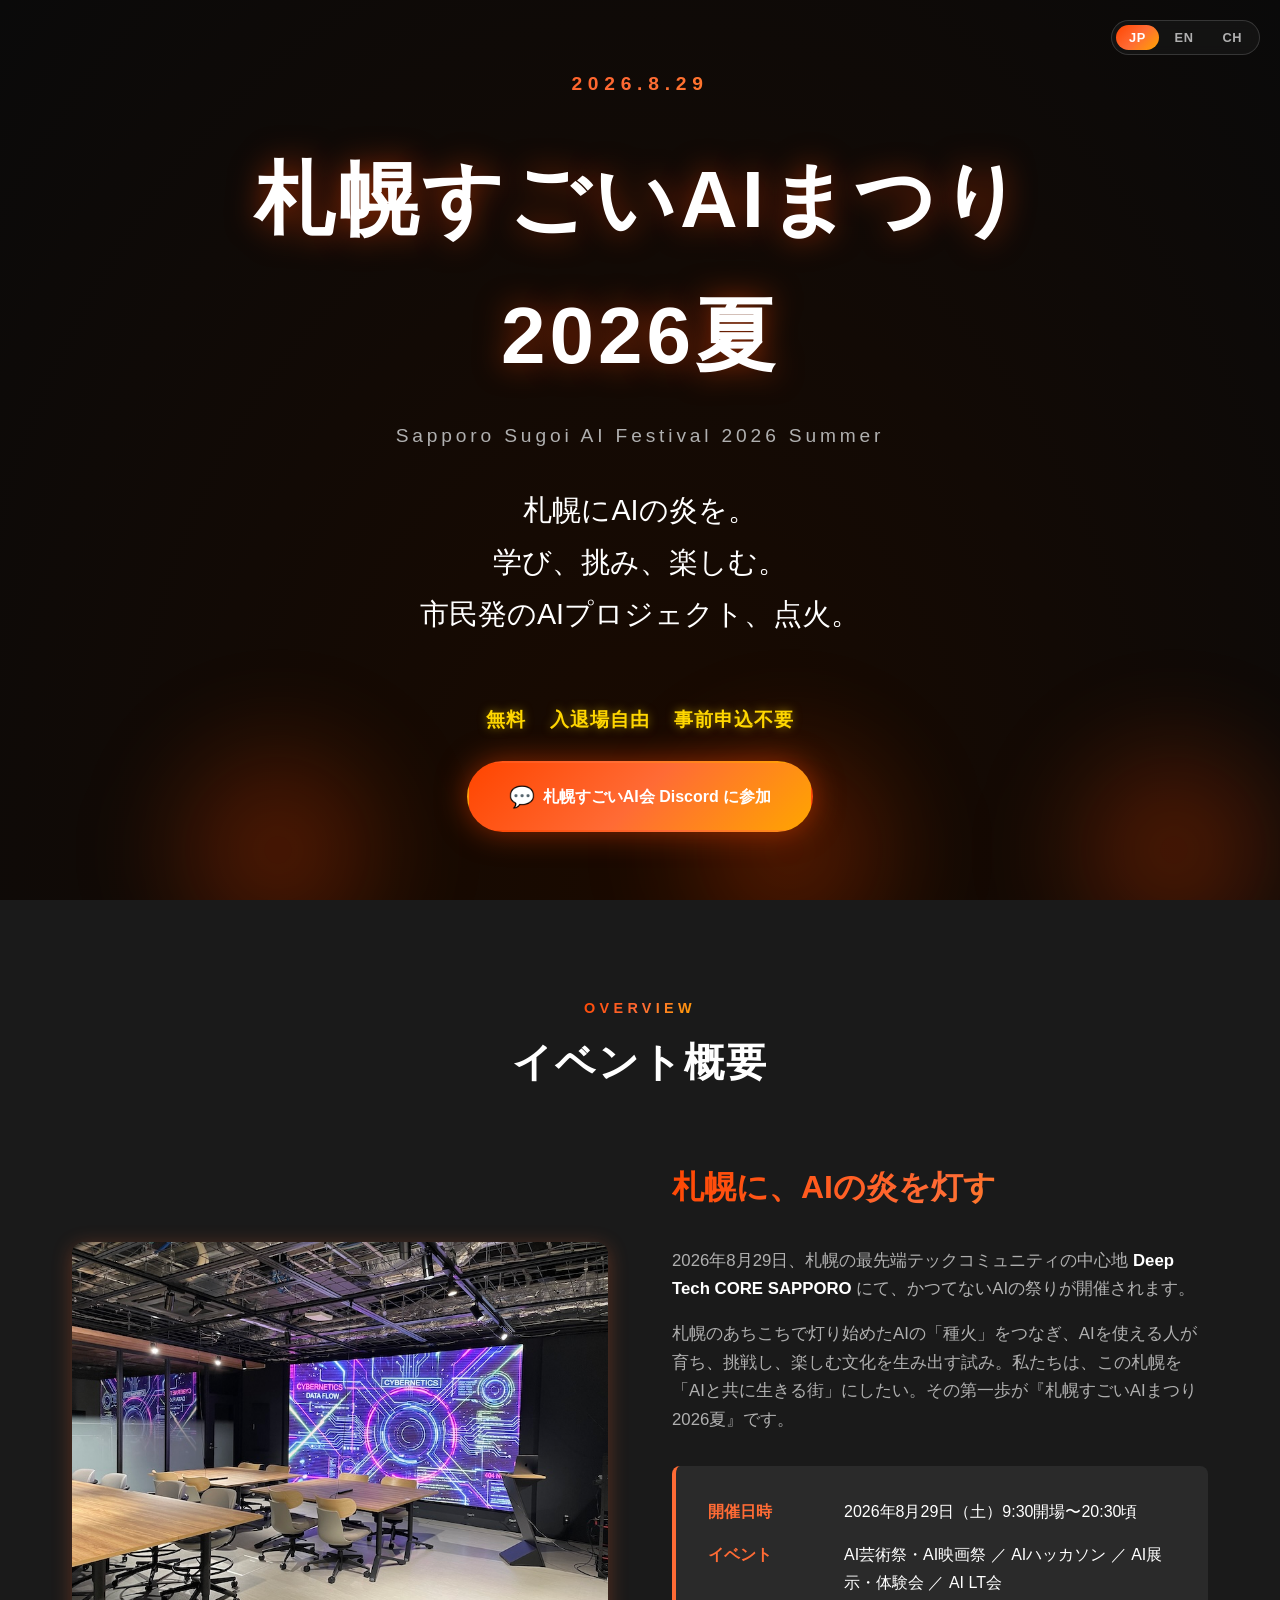
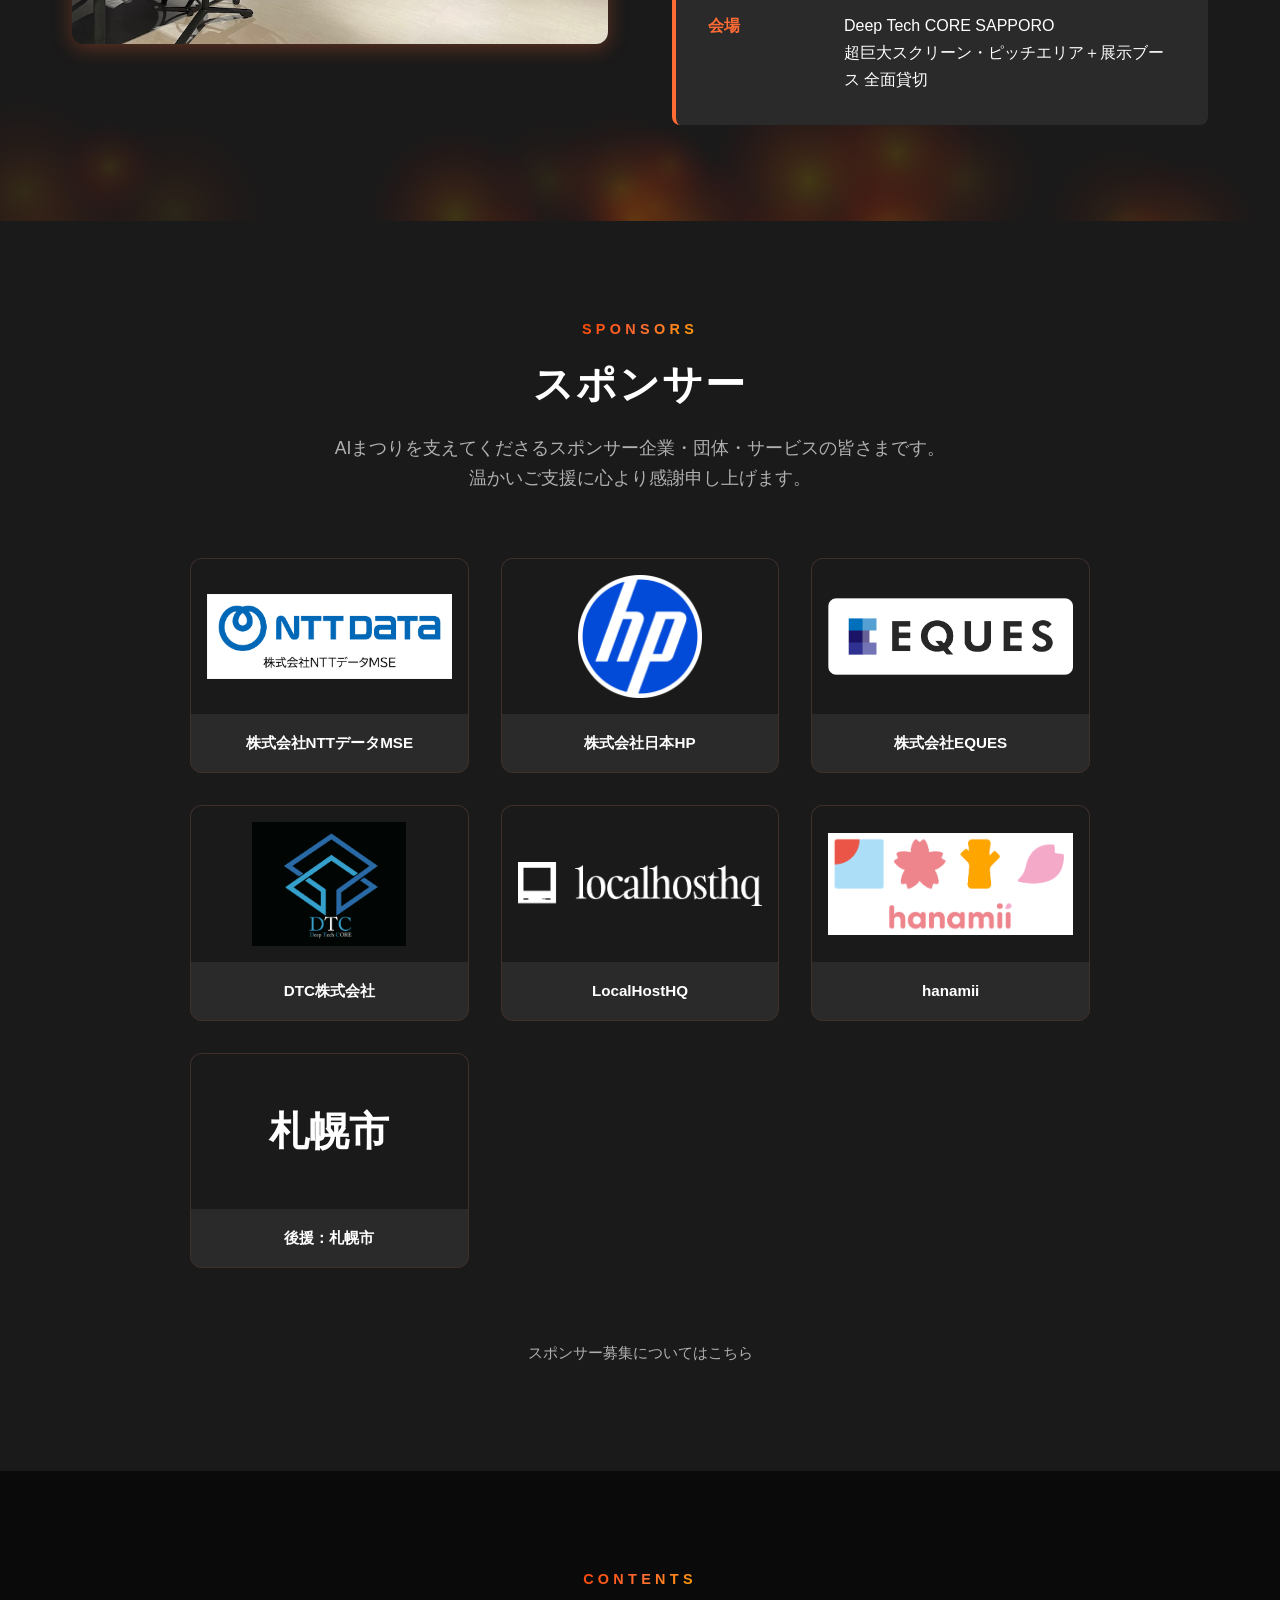
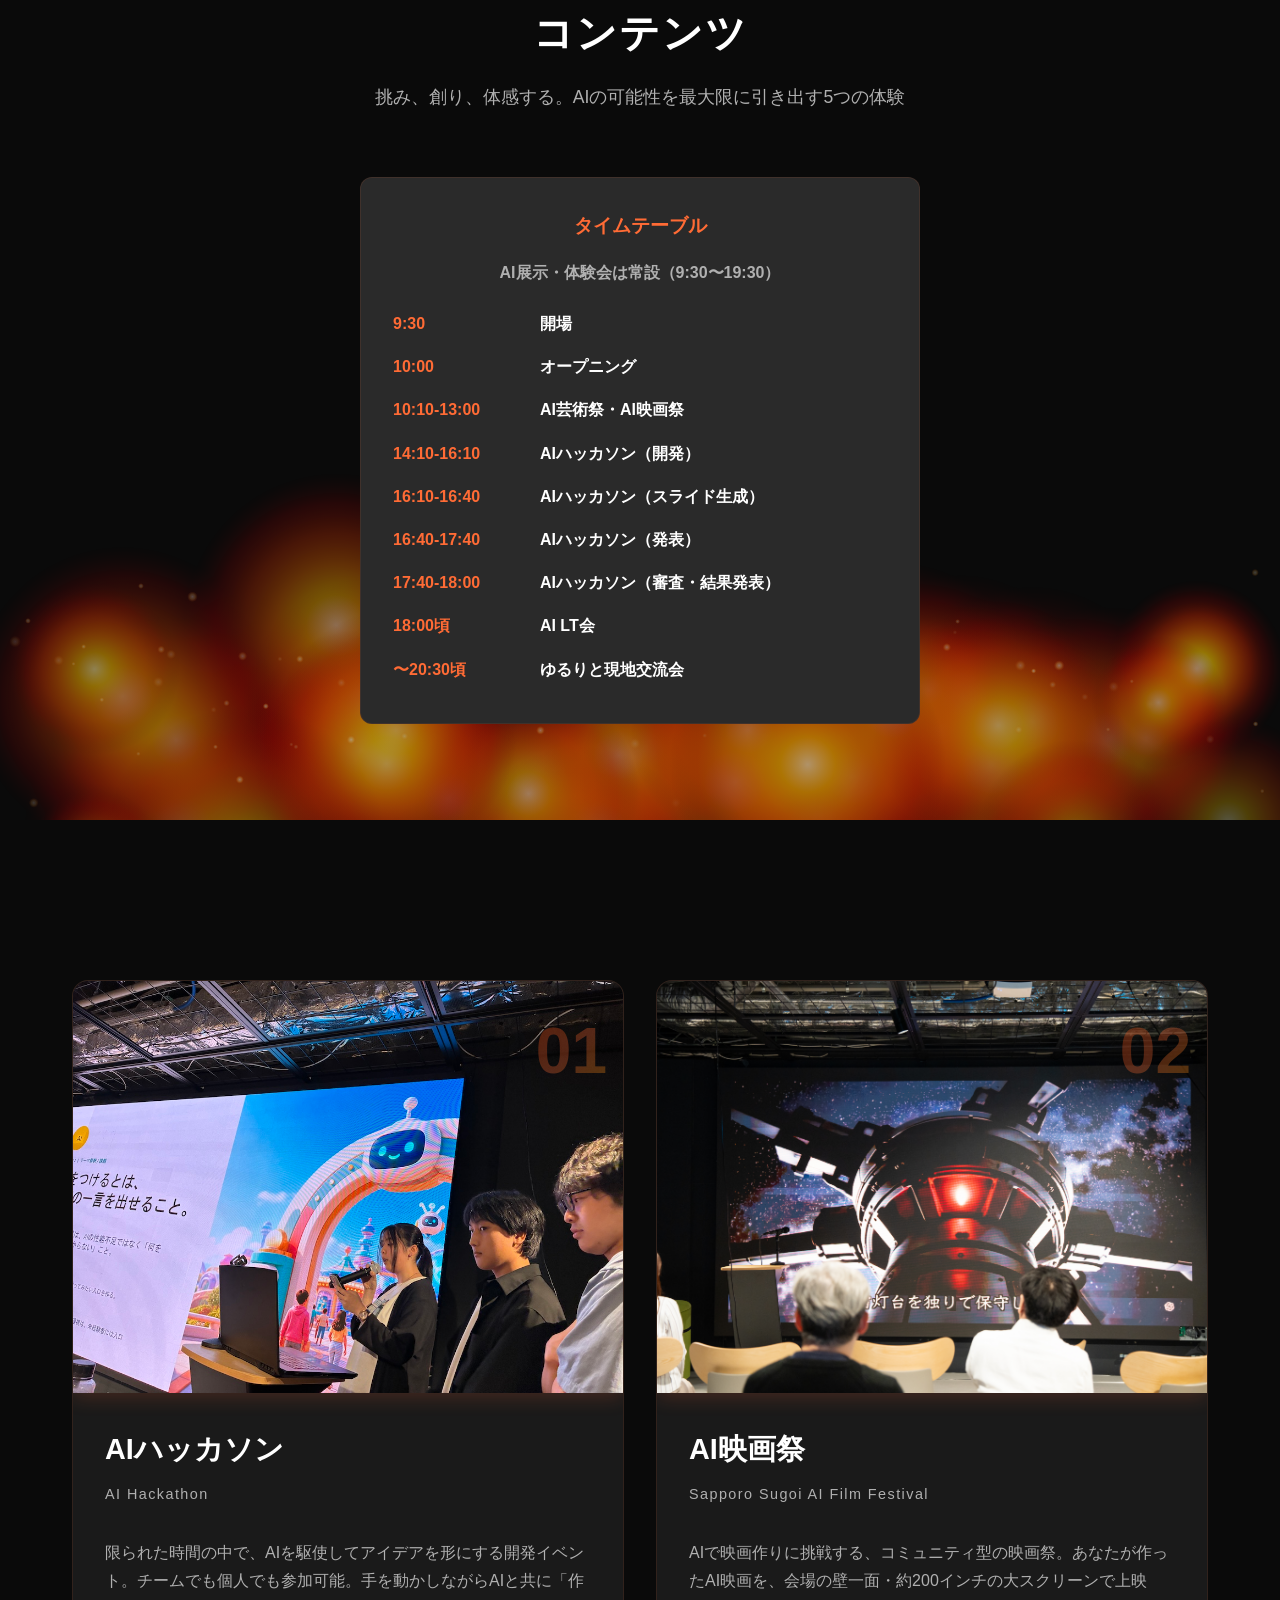
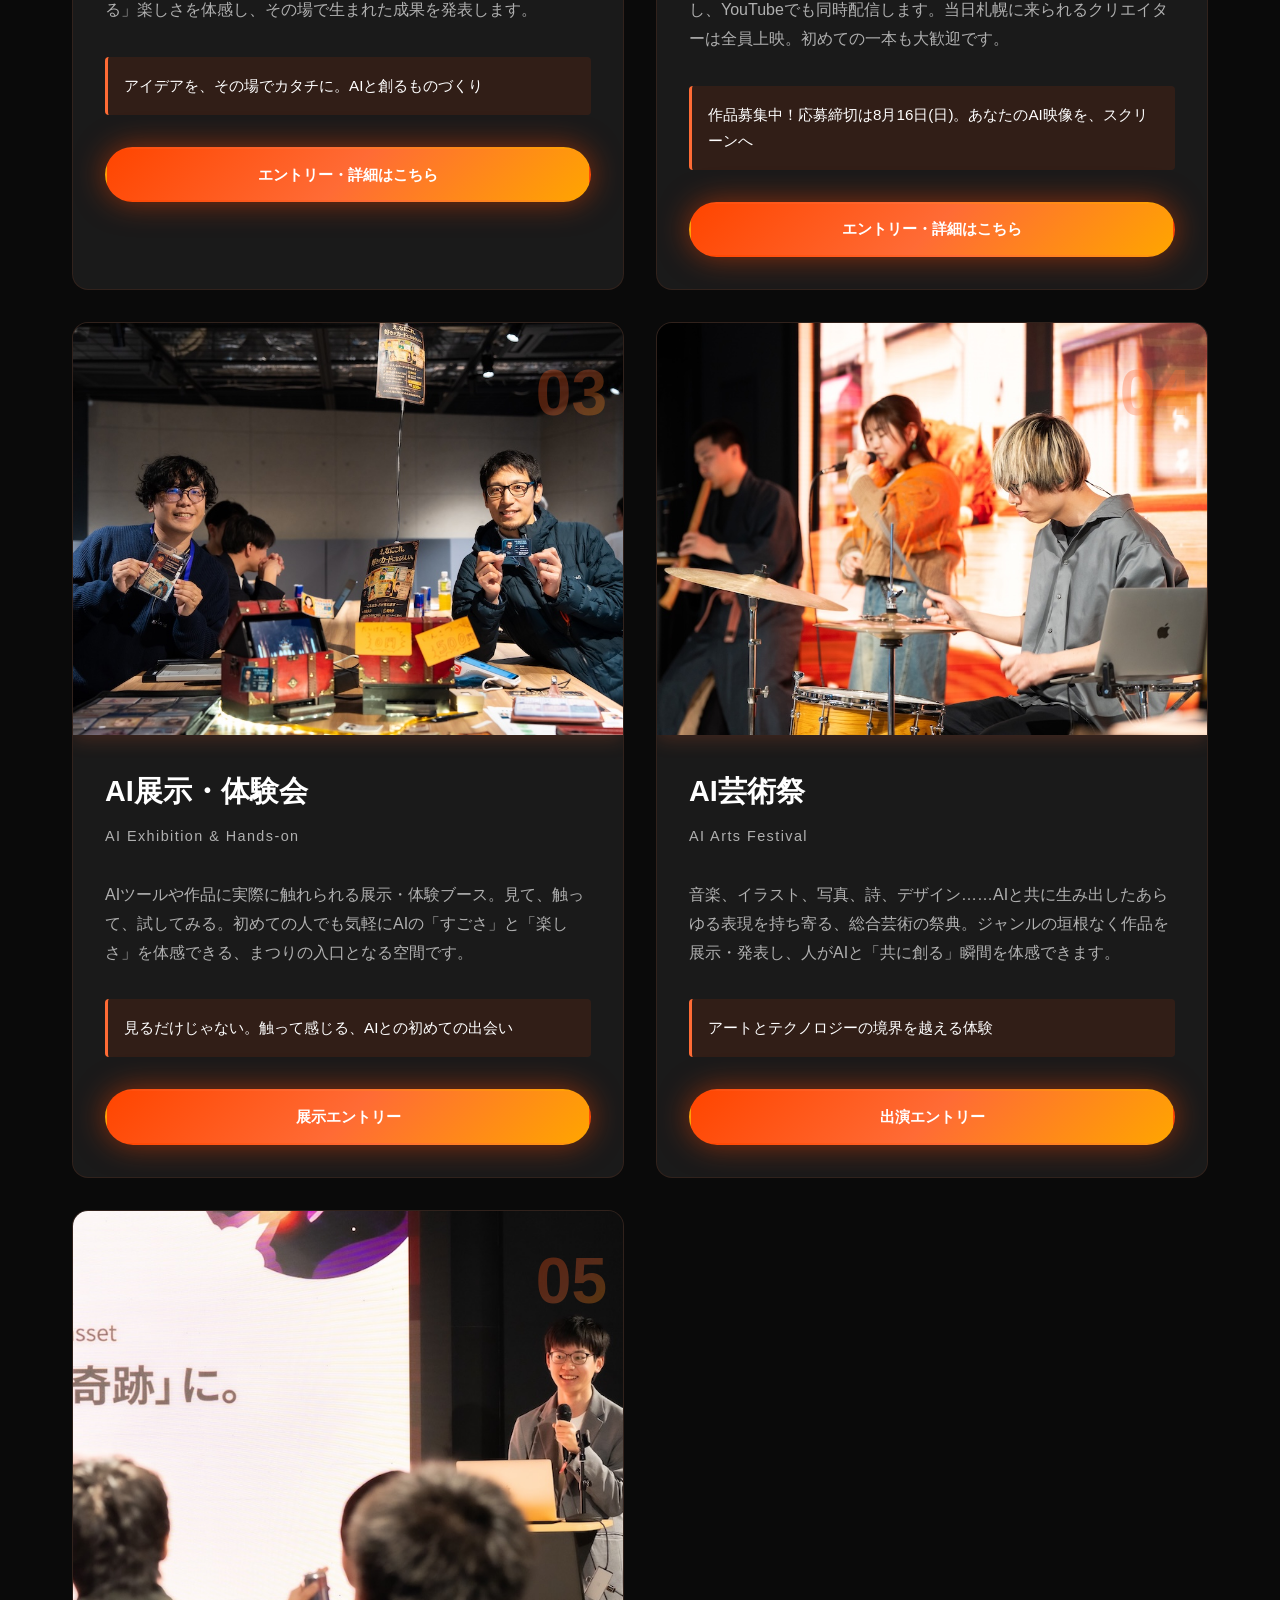
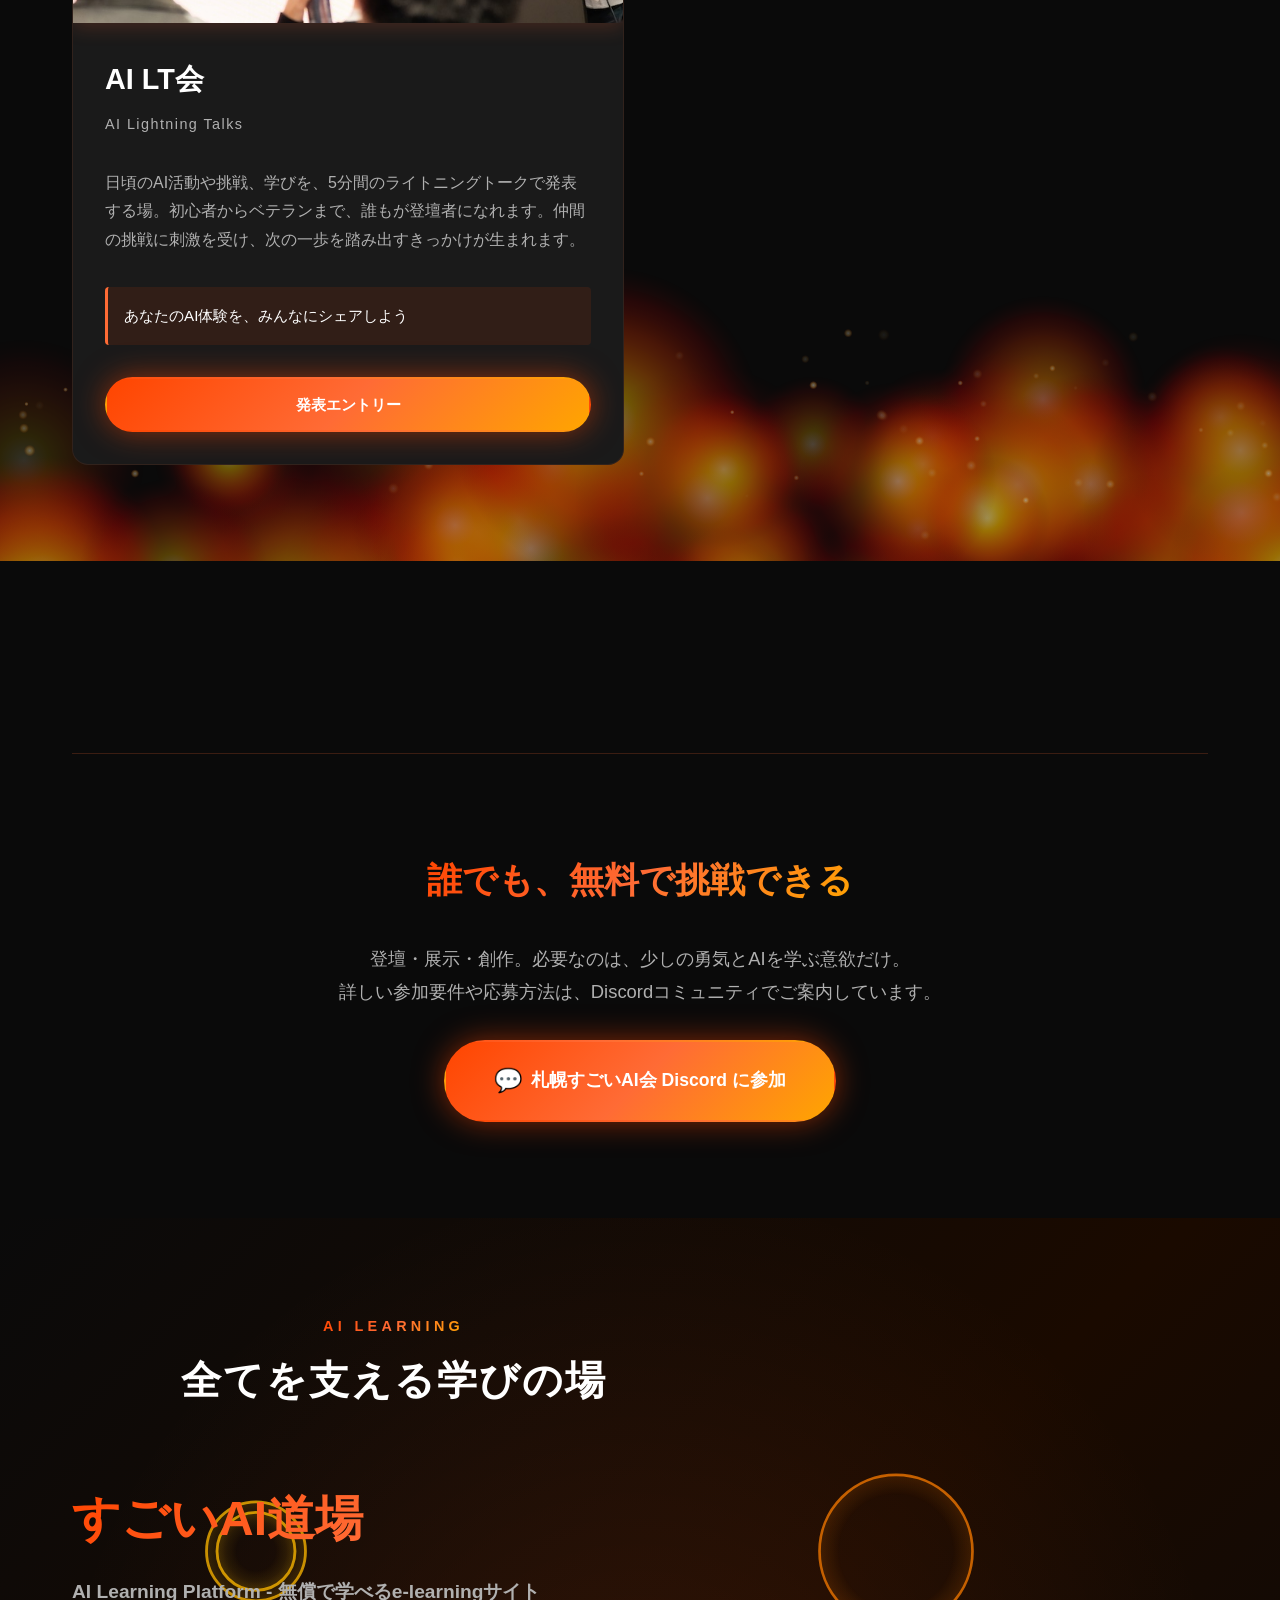
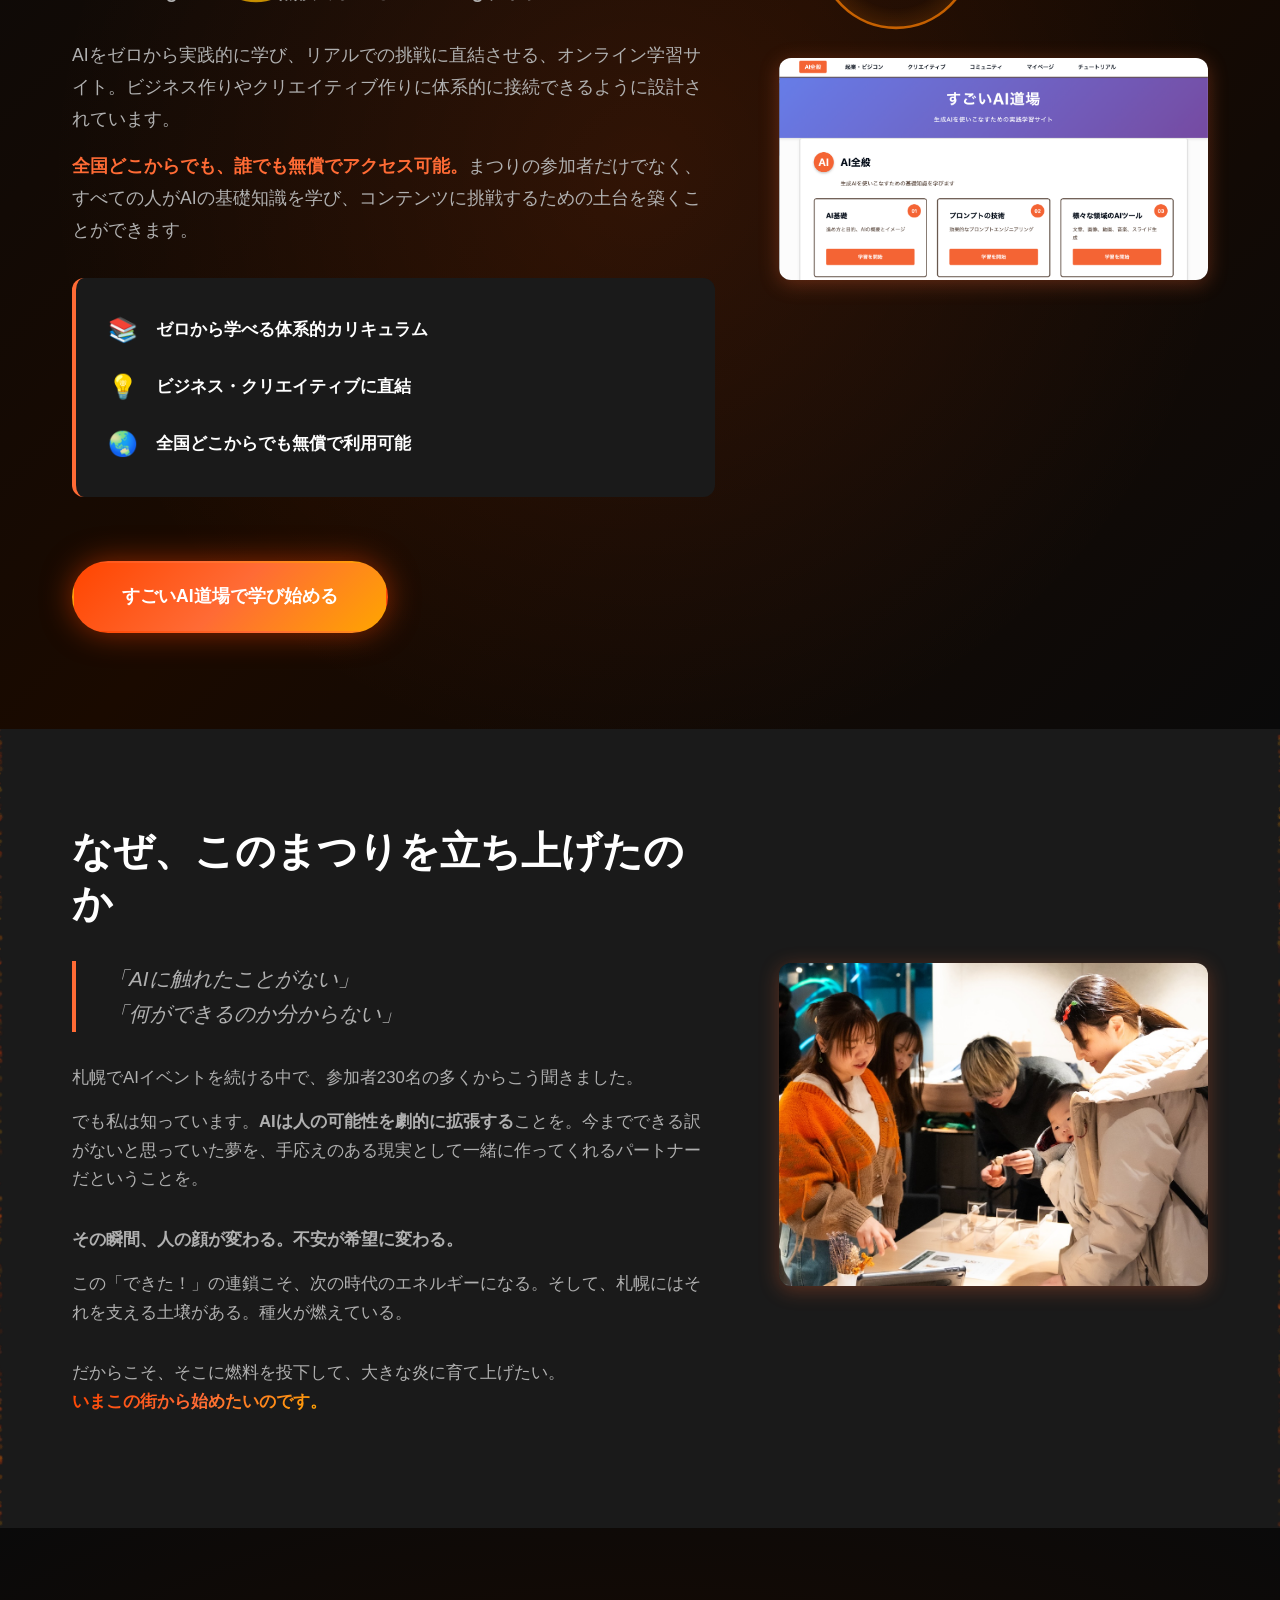
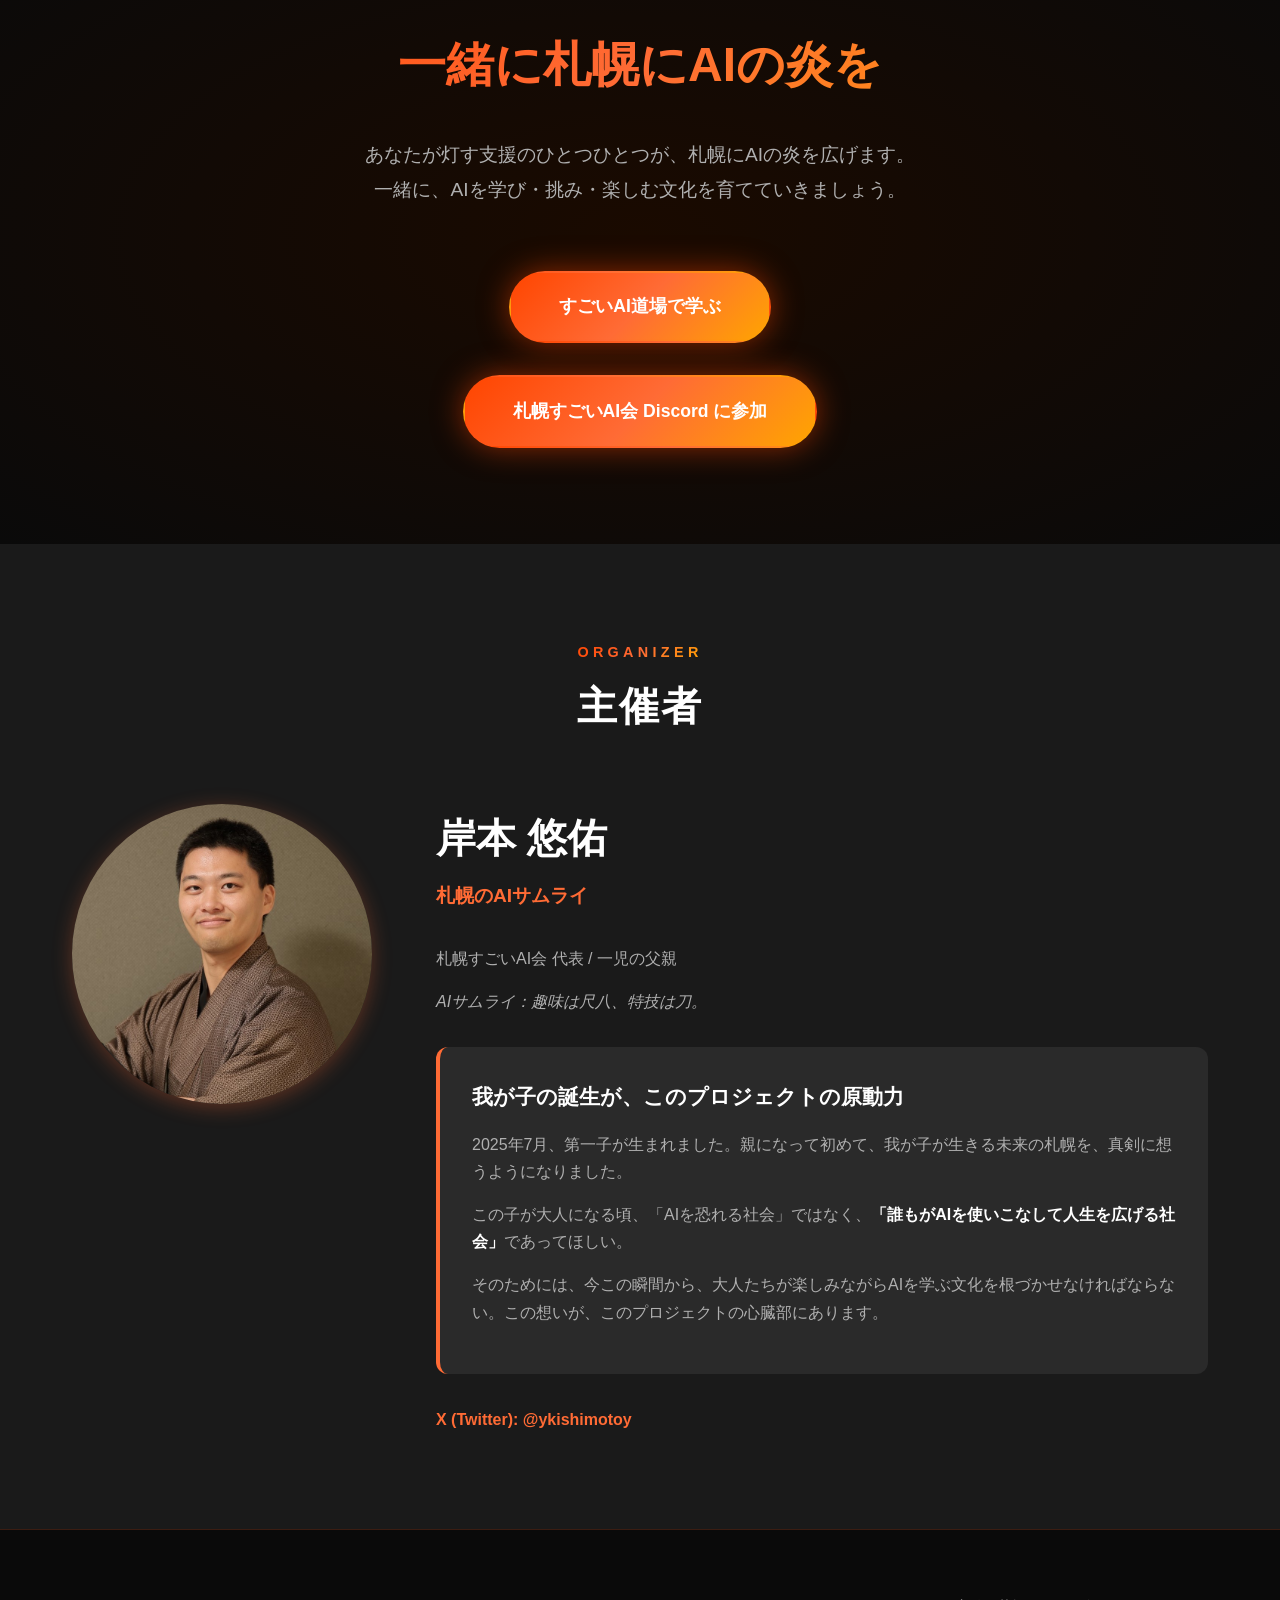
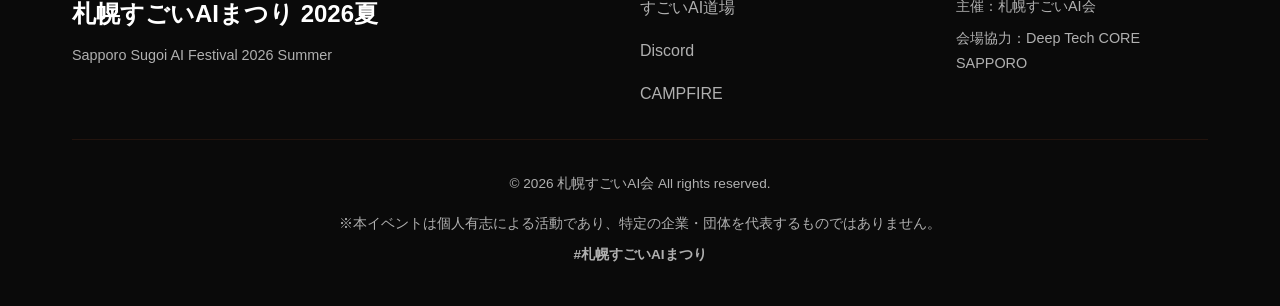
<file: index.html>
<!DOCTYPE html>
<html lang="ja">
<head>
    <meta charset="UTF-8">
    <meta name="viewport" content="width=device-width, initial-scale=1.0">
    <title>札幌すごいAIまつり 2026夏 | 2026.8.29 開催</title>
    <meta name="description" content="2026年8月29日、札幌にAIの炎を。学び、挑み、楽しむ。市民発のAIプロジェクト、点火。">
    <!-- OGP Tags for Zenn and Social Media -->
    <meta property="og:title" content="札幌すごいAIまつり 2026夏 | 2026.8.29 開催">
    <meta property="og:description" content="2026年8月29日、札幌にAIの炎を。学び、挑み、楽しむ。市民発のAIプロジェクト、点火。">
    <meta property="og:type" content="website">
    <meta property="og:url" content="https://matsuri.sugoiai.org/">
    <meta property="og:site_name" content="札幌すごいAIまつり 2026夏">
    <meta property="og:image" content="https://matsuri.sugoiai.org/logo.png">
    <meta property="og:image:width" content="1200">
    <meta property="og:image:height" content="630">
    <meta property="og:locale" content="ja_JP">
    <!-- Twitter Card Tags -->
    <meta name="twitter:card" content="summary_large_image">
    <meta name="twitter:title" content="札幌すごいAIまつり 2026夏 | 2026.8.29 開催">
    <meta name="twitter:description" content="2026年8月29日、札幌にAIの炎を。学び、挑み、楽しむ。市民発のAIプロジェクト、点火。">
    <meta name="twitter:image" content="https://matsuri.sugoiai.org/logo.png">
    <!-- Favicon -->
    <link rel="icon" type="image/png" href="logo.png">
    <link rel="apple-touch-icon" href="logo.png">
    <link rel="stylesheet" href="style.css">
    <link rel="preconnect" href="https://fonts.googleapis.com">
    <link rel="preconnect" href="https://fonts.gstatic.com" crossorigin>
    <link href="https://fonts.googleapis.com/css2?family=Noto+Sans+JP:wght@400;700;900&display=swap" rel="stylesheet">
</head>
<body>
    <!-- Hero Section -->
    <section id="hero" class="hero">
        <div class="hero-background">
            <div class="flame-particle"></div>
            <div class="flame-particle"></div>
            <div class="flame-particle"></div>
        </div>
        <div class="lang-switcher">
            <button type="button" class="lang-btn active" data-lang="ja">JP</button>
            <button type="button" class="lang-btn" data-lang="en">EN</button>
            <button type="button" class="lang-btn" data-lang="zh">CH</button>
        </div>
        <div class="container hero-content">
            <div class="hero-date">2026.8.29</div>
            <h1 class="hero-title">
                <span class="title-main" data-i18n="hero.title_main">札幌すごいAIまつり<br>2026夏</span>
                <span class="title-sub" data-i18n="hero.title_sub">Sapporo Sugoi AI Festival 2026 Summer</span>
            </h1>
            <p class="hero-tagline" data-i18n="hero.tagline">札幌にAIの炎を。<br>学び、挑み、楽しむ。<br>市民発のAIプロジェクト、点火。</p>
            <div class="hero-info-badge">
                <span data-i18n="hero.badge1">無料</span>
                <span data-i18n="hero.badge2">入退場自由</span>
                <span data-i18n="hero.badge3">事前申込不要</span>
            </div>
            <div class="hero-cta">
                <a href="https://discord.gg/Ve2tQeN7cw" target="_blank" rel="noopener noreferrer" class="btn btn-primary">
                    <span class="btn-icon">💬</span>
                    <span class="btn-text" data-i18n="btn.discord">札幌すごいAI会 Discord に参加</span>
                </a>
            </div>
        </div>
    </section>

    <!-- Event Overview -->
    <section id="overview" class="section overview">
        <canvas id="flameCanvas" class="flame-canvas"></canvas>
        <div class="container">
            <div class="section-header">
                <h2 class="section-title">
                    <span class="title-en">OVERVIEW</span>
                    <span class="title-ja" data-i18n="overview.title">イベント概要</span>
                </h2>
            </div>
            <div class="overview-content">
                <div class="overview-main">
                    <img src="images/DTC.JPG" alt="Deep Tech CORE SAPPORO 会場" class="venue-image">
                    <div class="overview-text">
                        <h3 class="overview-subtitle" data-i18n="overview.subtitle">札幌に、AIの炎を灯す</h3>
                        <p data-i18n="overview.p1">2026年8月29日、札幌の最先端テックコミュニティの中心地 <strong>Deep Tech CORE SAPPORO</strong> にて、かつてないAIの祭りが開催されます。</p>
                        <p data-i18n="overview.p2">札幌のあちこちで灯り始めたAIの「種火」をつなぎ、AIを使える人が育ち、挑戦し、楽しむ文化を生み出す試み。私たちは、この札幌を「AIと共に生きる街」にしたい。その第一歩が『札幌すごいAIまつり 2026夏』です。</p>
                        <div class="event-info">
                            <div class="info-item">
                                <div class="info-label" data-i18n="overview.date_label">開催日時</div>
                                <div class="info-value" data-i18n="overview.date_value">2026年8月29日（土）9:30開場〜20:30頃</div>
                            </div>
                            <div class="info-item">
                                <div class="info-label" data-i18n="overview.event_label">イベント</div>
                                <div class="info-value" data-i18n="overview.event_value">AI芸術祭・AI映画祭 ／ AIハッカソン ／ AI展示・体験会 ／ AI LT会</div>
                            </div>
                            <div class="info-item">
                                <div class="info-label" data-i18n="overview.venue_label">会場</div>
                                <div class="info-value" data-i18n="overview.venue_value">Deep Tech CORE SAPPORO<br>超巨大スクリーン・ピッチエリア＋展示ブース 全面貸切</div>
                            </div>
                        </div>
                    </div>
                </div>
            </div>
        </div>
    </section>

    <!-- Sponsors Section -->
    <section id="sponsors" class="section sponsors">
        <div class="container">
            <div class="section-header">
                <h2 class="section-title">
                    <span class="title-en">SPONSORS</span>
                    <span class="title-ja" data-i18n="sponsors.title">スポンサー</span>
                </h2>
                <p class="section-description" data-i18n="sponsors.description">AIまつりを支えてくださるスポンサー企業・団体・サービスの皆さまです。<br>温かいご支援に心より感謝申し上げます。</p>
            </div>
            <div class="sponsors-grid">
                <a href="https://www.nttd-mse.com/" target="_blank" rel="noopener" class="sponsor-card">
                    <div class="sponsor-logo">
                        <img src="images/NTTDMSE_logo.png" alt="株式会社NTTデータMSE">
                    </div>
                    <div class="sponsor-name" data-i18n="sponsor.nttdmse">株式会社NTTデータMSE</div>
                </a>
                <a href="https://www.hp.com/jp-ja/home.html" target="_blank" rel="noopener" class="sponsor-card">
                    <div class="sponsor-logo">
                        <img src="images/HP.png" alt="株式会社日本HP">
                    </div>
                    <div class="sponsor-name" data-i18n="sponsor.hpjapan">株式会社日本HP</div>
                </a>
                <a href="https://eques.co.jp" target="_blank" rel="noopener" class="sponsor-card">
                    <div class="sponsor-logo">
                        <img src="images/eques.png" alt="株式会社EQUES">
                    </div>
                    <div class="sponsor-name" data-i18n="sponsor.eques">株式会社EQUES</div>
                </a>
                <div class="sponsor-card">
                    <div class="sponsor-logo">
                        <img src="images/DTC_logo.png" alt="DTC株式会社">
                    </div>
                    <div class="sponsor-name" data-i18n="sponsor.dtc">DTC株式会社</div>
                </div>
                <a href="https://www.localhosthq.com/" target="_blank" rel="noopener" class="sponsor-card">
                    <div class="sponsor-logo">
                        <img src="images/localhosthq.png" alt="LocalHostHQ">
                    </div>
                    <div class="sponsor-name">LocalHostHQ</div>
                </a>
                <a href="https://hanamii.jp" target="_blank" rel="noopener" class="sponsor-card">
                    <div class="sponsor-logo">
                        <img src="images/hanamii.png" alt="hanamii">
                    </div>
                    <div class="sponsor-name">hanamii</div>
                </a>
                <div class="sponsor-card">
                    <div class="sponsor-logo">
                        <span data-i18n="sponsor.sapporo_logo">札幌市</span>
                    </div>
                    <div class="sponsor-name" data-i18n="sponsor.sapporo">後援：札幌市</div>
                </div>
            </div>
            <div class="sponsors-link-wrapper">
                <a href="sponsors.html" class="btn-link" data-i18n="sponsors.link">スポンサー募集についてはこちら</a>
            </div>
        </div>
    </section>

    <!-- Contents -->
    <section id="programs" class="section programs">
        <canvas id="blazingFlameCanvas" class="blazing-flame-canvas"></canvas>
        <div class="container">
            <div class="section-header">
                <h2 class="section-title">
                    <span class="title-en">CONTENTS</span>
                    <span class="title-ja" data-i18n="contents.title">コンテンツ</span>
                </h2>
                <p class="section-description" data-i18n="contents.description">挑み、創り、体感する。AIの可能性を最大限に引き出す5つの体験</p>
            </div>
            <div class="contents-timetable">
                <h3 class="timetable-title" data-i18n="tt.title">タイムテーブル</h3>
                <p class="timetable-note" data-i18n="tt.note">AI展示・体験会は常設（9:30〜19:30）</p>
                <table class="event-schedule-table">
                    <tr><td>9:30</td><td data-i18n="tt.r1">開場</td></tr>
                    <tr><td>10:00</td><td data-i18n="tt.r2">オープニング</td></tr>
                    <tr><td>10:10-13:00</td><td data-i18n="tt.r3">AI芸術祭・AI映画祭</td></tr>
                    <tr><td>14:10-16:10</td><td data-i18n="tt.r4">AIハッカソン（開発）</td></tr>
                    <tr><td>16:10-16:40</td><td data-i18n="tt.r4b">AIハッカソン（スライド生成）</td></tr>
                    <tr><td>16:40-17:40</td><td data-i18n="tt.r5">AIハッカソン（発表）</td></tr>
                    <tr><td>17:40-18:00</td><td data-i18n="tt.r6">AIハッカソン（審査・結果発表）</td></tr>
                    <tr><td data-i18n="tt.r7time">18:00頃</td><td data-i18n="tt.r7">AI LT会</td></tr>
                    <tr><td data-i18n="tt.r8time">〜20:30頃</td><td data-i18n="tt.r8">ゆるりと現地交流会</td></tr>
                </table>
            </div>
        </div>
    </section>

    <!-- Content Cards -->
    <section id="program-cards" class="section programs">
        <canvas id="blazingFlameCanvas2" class="blazing-flame-canvas"></canvas>
        <div class="container">
            <div class="programs-grid">
                <!-- Program 1: AIハッカソン -->
                <div id="hack" class="program-card program-1">
                    <div class="program-number">01</div>
                    <img src="images/hack.JPG" alt="AIハッカソン" class="program-image">
                    <div class="program-content">
                        <h3 class="program-title" data-i18n="p1.title">AIハッカソン</h3>
                        <p class="program-subtitle">AI Hackathon</p>
                        <p class="program-description" data-i18n="p1.description">
                            限られた時間の中で、AIを駆使してアイデアを形にする開発イベント。チームでも個人でも参加可能。手を動かしながらAIと共に「作る」楽しさを体感し、その場で生まれた成果を発表します。
                        </p>
                        <div class="program-highlight" data-i18n="p1.highlight">
                            アイデアを、その場でカタチに。AIと創るものづくり
                        </div>
                        <div class="program-entry">
                            <a href="https://hack-2026-summer.sugoiai.org/" target="_blank" rel="noopener noreferrer" class="btn btn-primary btn-entry">
                                <span class="btn-text" data-i18n="btn.entry">エントリー・詳細はこちら</span>
                            </a>
                        </div>
                    </div>
                </div>

                <!-- Program 2: AI映画祭 -->
                <div id="film" class="program-card program-2">
                    <div class="program-number">02</div>
                    <img src="images/dtceiga.jpg" alt="AI映画祭" class="program-image">
                    <div class="program-content">
                        <h3 class="program-title" data-i18n="p2.title">AI映画祭</h3>
                        <p class="program-subtitle">Sapporo Sugoi AI Film Festival</p>
                        <p class="program-description" data-i18n="p2.description">
                            AIで映画作りに挑戦する、コミュニティ型の映画祭。あなたが作ったAI映画を、会場の壁一面・約200インチの大スクリーンで上映し、YouTubeでも同時配信します。当日札幌に来られるクリエイターは全員上映。初めての一本も大歓迎です。
                        </p>
                        <div class="program-highlight" data-i18n="p2.highlight">
                            作品募集中！応募締切は8月16日(日)。あなたのAI映像を、スクリーンへ
                        </div>
                        <div class="program-entry">
                            <a href="https://film-2026-summer.sugoiai.org/" target="_blank" rel="noopener noreferrer" class="btn btn-primary btn-entry">
                                <span class="btn-text" data-i18n="btn.entry">エントリー・詳細はこちら</span>
                            </a>
                        </div>
                    </div>
                </div>

                <!-- Program 3: AI展示・体験会 -->
                <div id="expo" class="program-card program-3">
                    <div class="program-number">03</div>
                    <img src="images/tenji.jpg" alt="AI展示・体験会" class="program-image">
                    <div class="program-content">
                        <h3 class="program-title" data-i18n="p3.title">AI展示・体験会</h3>
                        <p class="program-subtitle">AI Exhibition & Hands-on</p>
                        <p class="program-description" data-i18n="p3.description">
                            AIツールや作品に実際に触れられる展示・体験ブース。見て、触って、試してみる。初めての人でも気軽にAIの「すごさ」と「楽しさ」を体感できる、まつりの入口となる空間です。
                        </p>
                        <div class="program-highlight" data-i18n="p3.highlight">
                            見るだけじゃない。触って感じる、AIとの初めての出会い
                        </div>
                        <div class="program-entry">
                            <a href="https://docs.google.com/forms/d/e/1FAIpQLSfa69hq3TCyPCDhXcQZMWLtHntIy6sLBdvRM_zraTcFd_SFQQ/viewform?usp=publish-editor" target="_blank" rel="noopener noreferrer" class="btn btn-primary btn-entry">
                                <span class="btn-text" data-i18n="p3.entry">展示エントリー</span>
                            </a>
                        </div>
                    </div>
                </div>

                <!-- Program 4: AI芸術祭 -->
                <div id="art" class="program-card program-4">
                    <div class="program-number">04</div>
                    <img src="images/art.jpg" alt="AI芸術祭" class="program-image">
                    <div class="program-content">
                        <h3 class="program-title" data-i18n="p4.title">AI芸術祭</h3>
                        <p class="program-subtitle">AI Arts Festival</p>
                        <p class="program-description" data-i18n="p4.description">
                            音楽、イラスト、写真、詩、デザイン……AIと共に生み出したあらゆる表現を持ち寄る、総合芸術の祭典。ジャンルの垣根なく作品を展示・発表し、人がAIと「共に創る」瞬間を体感できます。
                        </p>
                        <div class="program-highlight" data-i18n="p4.highlight">
                            アートとテクノロジーの境界を越える体験
                        </div>
                        <div class="program-entry">
                            <a href="https://docs.google.com/forms/d/e/1FAIpQLSd6EfnKXE-7NDDIauFbJbgYUCPi7oKa4sLIgezt-6cGaJmuHw/viewform?usp=dialog" target="_blank" rel="noopener noreferrer" class="btn btn-primary btn-entry">
                                <span class="btn-text" data-i18n="p4.entry">出演エントリー</span>
                            </a>
                        </div>
                    </div>
                </div>

                <!-- Program 5: AI LT会 -->
                <div id="lt" class="program-card program-5">
                    <div class="program-number">05</div>
                    <img src="images/community.jpg" alt="AI LT会" class="program-image">
                    <div class="program-content">
                        <h3 class="program-title" data-i18n="p5.title">AI LT会</h3>
                        <p class="program-subtitle">AI Lightning Talks</p>
                        <p class="program-description" data-i18n="p5.description">
                            日頃のAI活動や挑戦、学びを、5分間のライトニングトークで発表する場。初心者からベテランまで、誰もが登壇者になれます。仲間の挑戦に刺激を受け、次の一歩を踏み出すきっかけが生まれます。
                        </p>
                        <div class="program-highlight" data-i18n="p5.highlight">
                            あなたのAI体験を、みんなにシェアしよう
                        </div>
                        <div class="program-entry">
                            <a href="https://sapporo-sugoi-ai.connpass.com/event/384273/" target="_blank" rel="noopener noreferrer" class="btn btn-primary btn-entry">
                                <span class="btn-text" data-i18n="p5.entry">発表エントリー</span>
                            </a>
                        </div>
                    </div>
                </div>
            </div>
        </div>
    </section>

    <!-- Participation & Fish Art -->
    <section id="participation" class="section programs">
        <div class="container">
            <div class="programs-participation">
                <div class="participation-content">
                    <h3 class="participation-title" data-i18n="participation.title">誰でも、無料で挑戦できる</h3>
                    <p class="participation-description" data-i18n="participation.description">登壇・展示・創作。必要なのは、少しの勇気とAIを学ぶ意欲だけ。<br>詳しい参加要件や応募方法は、Discordコミュニティでご案内しています。</p>
                    <a href="https://discord.gg/Ve2tQeN7cw" target="_blank" rel="noopener noreferrer" class="btn btn-primary btn-large">
                        <span class="btn-icon">💬</span>
                        <span class="btn-text" data-i18n="btn.discord">札幌すごいAI会 Discord に参加</span>
                    </a>
                </div>
            </div>

            <!--
            <div class="fish-art-collection">
                <div class="fish-art-content">
                    <div class="fish-art-icon">🐟</div>
                    <h3 id="fish-art" class="fish-art-title">魚の絵を募集中！</h3>
                    <div class="fish-art-video">
                        <iframe
                            src="https://www.youtube.com/embed/g9D3o8O7LR4"
                            title="魚の絵募集について"
                            frameborder="0"
                            allow="accelerometer; autoplay; clipboard-write; encrypted-media; gyroscope; picture-in-picture; web-share"
                            allowfullscreen>
                        </iframe>
                    </div>
                    <p class="fish-art-description">
                        あなたが描いた魚の絵を写真に撮ってメールで送ってください。<br>
                        会場の大画面で、みんなの魚が海を泳ぐアニメーション展示になります！
                    </p>
                    <a href="mailto:info@sugoiai.org?subject=魚の絵を送ります&body=魚の絵を送ります。%0A%0A※送付いただいた作品は展示・活動報告等に使用する場合があります（個人情報は掲載いたしません）。%0A※送付をもって、公式サイト記載の内容にご同意いただいたものといたします。%0A※詳細は公式サイト（https://matsuri.sugoiai.org/）をご確認ください。" class="btn btn-secondary btn-large">
                        <span class="btn-icon">📧</span>
                        <span class="btn-text">魚の絵を送る（メール）</span>
                    </a>
                    <p class="fish-art-notes">
                        ※締切は8月16日(日)です<br>
                        ※画材・用紙サイズ自由（1枚からOK、何枚でも歓迎です）<br>
                        ※作品名や個人情報の掲載は行いません<br>
                        ※送付いただいた作品は、札幌すごいAIまつり 2026夏および今後の関連イベントにおいて、展示・AI動画化・活動報告・広報（Web/SNS/印刷物/動画等）に使用させていただく場合があります。<br>
                        ※作品の送付をもって、上記の使用に同意いただいたものとみなします。
                    </p>
                </div>
            </div>
            -->
        </div>
    </section>

    <!-- AI Dojo Section -->
    <section id="ai-dojo" class="section ai-dojo">
        <canvas id="rippleCanvas" class="ripple-canvas"></canvas>
        <div class="container">
            <div class="dojo-content">
                <div class="dojo-text">
                    <div class="section-header">
                        <h2 class="section-title">
                            <span class="title-en">AI LEARNING</span>
                            <span class="title-ja" data-i18n="dojo.title">全てを支える学びの場</span>
                        </h2>
                    </div>
                    <h3 class="dojo-name" data-i18n="dojo.name">すごいAI道場</h3>
                    <p class="dojo-subtitle" data-i18n="dojo.subtitle">AI Learning Platform - 無償で学べるe-learningサイト</p>
                    <p class="dojo-description" data-i18n="dojo.p1">
                        AIをゼロから実践的に学び、リアルでの挑戦に直結させる、オンライン学習サイト。ビジネス作りやクリエイティブ作りに体系的に接続できるように設計されています。
                    </p>
                    <p class="dojo-description" data-i18n="dojo.p2">
                        <strong>全国どこからでも、誰でも無償でアクセス可能。</strong>まつりの参加者だけでなく、すべての人がAIの基礎知識を学び、コンテンツに挑戦するための土台を築くことができます。
                    </p>
                    <div class="dojo-features">
                        <div class="dojo-feature">
                            <span class="feature-icon">📚</span>
                            <span class="feature-text" data-i18n="dojo.feature1">ゼロから学べる体系的カリキュラム</span>
                        </div>
                        <div class="dojo-feature">
                            <span class="feature-icon">💡</span>
                            <span class="feature-text" data-i18n="dojo.feature2">ビジネス・クリエイティブに直結</span>
                        </div>
                        <div class="dojo-feature">
                            <span class="feature-icon">🌏</span>
                            <span class="feature-text" data-i18n="dojo.feature3">全国どこからでも無償で利用可能</span>
                        </div>
                    </div>
                    <a href="https://dojo.sugoiai.org/index.html" target="_blank" rel="noopener noreferrer" class="btn btn-primary btn-large dojo-cta">
                        <span class="btn-text" data-i18n="dojo.cta">すごいAI道場で学び始める</span>
                    </a>
                </div>
                <div class="dojo-image">
                    <img src="images/すごいAI道場.png" alt="すごいAI道場 学習サイト" class="dojo-site-image">
                </div>
            </div>
        </div>
    </section>

    <!-- Value Proposition -->
    <section id="value" class="section value-proposition">
        <canvas id="sandstormCanvas" class="sandstorm-canvas"></canvas>
        <div class="container">
            <div class="value-content">
                <div class="value-text">
                    <h2 class="value-title" data-i18n="value.title">なぜ、このまつりを立ち上げたのか</h2>
                    <blockquote class="value-quote" data-i18n="value.quote">
                        「AIに触れたことがない」<br>
                        「何ができるのか分からない」
                    </blockquote>
                    <p data-i18n="value.p1">札幌でAIイベントを続ける中で、参加者230名の多くからこう聞きました。</p>
                    <p data-i18n="value.p2">でも私は知っています。<strong>AIは人の可能性を劇的に拡張する</strong>ことを。今までできる訳がないと思っていた夢を、手応えのある現実として一緒に作ってくれるパートナーだということを。</p>
                    <p class="value-emphasis" data-i18n="value.emphasis">その瞬間、人の顔が変わる。不安が希望に変わる。</p>
                    <p data-i18n="value.p3">この「できた！」の連鎖こそ、次の時代のエネルギーになる。そして、札幌にはそれを支える土壌がある。種火が燃えている。</p>
                    <p class="value-cta-text" data-i18n="value.cta">だからこそ、そこに燃料を投下して、大きな炎に育て上げたい。<br><strong>いまこの街から始めたいのです。</strong></p>
                </div>
                <div class="value-image">
                    <img src="images/booth.jpg" alt="イベント参加者の様子" class="value-photo">
                </div>
            </div>
        </div>
    </section>

    <!-- CTA Section -->
    <section id="cta" class="section cta-section">
        <div class="container">
            <div class="cta-content">
                <h2 class="cta-title" data-i18n="cta.title">一緒に札幌にAIの炎を</h2>
                <p class="cta-description" data-i18n="cta.description">あなたが灯す支援のひとつひとつが、札幌にAIの炎を広げます。<br>一緒に、AIを学び・挑み・楽しむ文化を育てていきましょう。</p>
                <div class="cta-buttons">
                    <a href="https://dojo.sugoiai.org/index.html" target="_blank" rel="noopener noreferrer" class="btn btn-primary btn-large">
                        <span class="btn-text" data-i18n="cta.dojo_btn">すごいAI道場で学ぶ</span>
                    </a>
                    <a href="https://discord.gg/Ve2tQeN7cw" target="_blank" rel="noopener noreferrer" class="btn btn-primary btn-large">
                        <span class="btn-text" data-i18n="btn.discord">札幌すごいAI会 Discord に参加</span>
                    </a>
                </div>
            </div>
        </div>
    </section>

    <!-- Organizer -->
    <section id="organizer" class="section organizer">
        <div class="container">
            <div class="section-header">
                <h2 class="section-title">
                    <span class="title-en">ORGANIZER</span>
                    <span class="title-ja" data-i18n="organizer.title">主催者</span>
                </h2>
            </div>
            <div class="organizer-content">
                <div class="organizer-image">
                    <img src="images/メイン正方形.JPG" alt="岸本悠佑 - 札幌のAIサムライ" class="organizer-photo">
                </div>
                <div class="organizer-info">
                    <h3 class="organizer-name" data-i18n="organizer.name">岸本 悠佑</h3>
                    <p class="organizer-title" data-i18n="organizer.role">札幌のAIサムライ</p>
                    <div class="organizer-bio">
                        <p data-i18n="organizer.bio1">札幌すごいAI会 代表 / 一児の父親</p>
                        <p class="organizer-note" data-i18n="organizer.bio2">AIサムライ：趣味は尺八、特技は刀。</p>
                    </div>
                    <div class="organizer-message">
                        <h4 data-i18n="organizer.msg_title">我が子の誕生が、このプロジェクトの原動力</h4>
                        <p data-i18n="organizer.msg_p1">2025年7月、第一子が生まれました。親になって初めて、我が子が生きる未来の札幌を、真剣に想うようになりました。</p>
                        <p data-i18n="organizer.msg_p2">この子が大人になる頃、「AIを恐れる社会」ではなく、<strong>「誰もがAIを使いこなして人生を広げる社会」</strong>であってほしい。</p>
                        <p data-i18n="organizer.msg_p3">そのためには、今この瞬間から、大人たちが楽しみながらAIを学ぶ文化を根づかせなければならない。この想いが、このプロジェクトの心臓部にあります。</p>
                    </div>
                    <div class="organizer-social">
                        <a href="https://twitter.com/ykishimotoy" target="_blank" rel="noopener noreferrer" class="social-link">
                            X (Twitter): @ykishimotoy
                        </a>
                    </div>
                </div>
            </div>
        </div>
    </section>

    <!-- Footer -->
    <footer class="footer">
        <div class="container">
            <div class="footer-content">
                <div class="footer-logo">
                    <h3 data-i18n="footer.logo_title">札幌すごいAIまつり 2026夏</h3>
                    <p data-i18n="footer.logo_sub">Sapporo Sugoi AI Festival 2026 Summer</p>
                </div>
                <div class="footer-links">
                    <a href="https://dojo.sugoiai.org/index.html" target="_blank" rel="noopener noreferrer" data-i18n="footer.dojo">すごいAI道場</a>
                    <a href="https://discord.gg/Ve2tQeN7cw" target="_blank" rel="noopener noreferrer">Discord</a>
                    <a href="https://camp-fire.jp/projects/892256/view" target="_blank" rel="noopener noreferrer">CAMPFIRE</a>
                </div>
                <div class="footer-info">
                    <p data-i18n="footer.organizer">主催：札幌すごいAI会</p>
                    <p data-i18n="footer.venue">会場協力：Deep Tech CORE SAPPORO</p>
                </div>
            </div>
            <div class="footer-bottom">
                <p data-i18n="footer.copyright">&copy; 2026 札幌すごいAI会 All rights reserved.</p>
                <p class="footer-disclaimer" data-i18n="footer.disclaimer">※本イベントは個人有志による活動であり、特定の企業・団体を代表するものではありません。</p>
                <p class="footer-hashtag">#札幌すごいAIまつり</p>
            </div>
        </div>
    </footer>

    <script src="script.js"></script>
    <script src="i18n.js"></script>
</body>
</html>
</file>
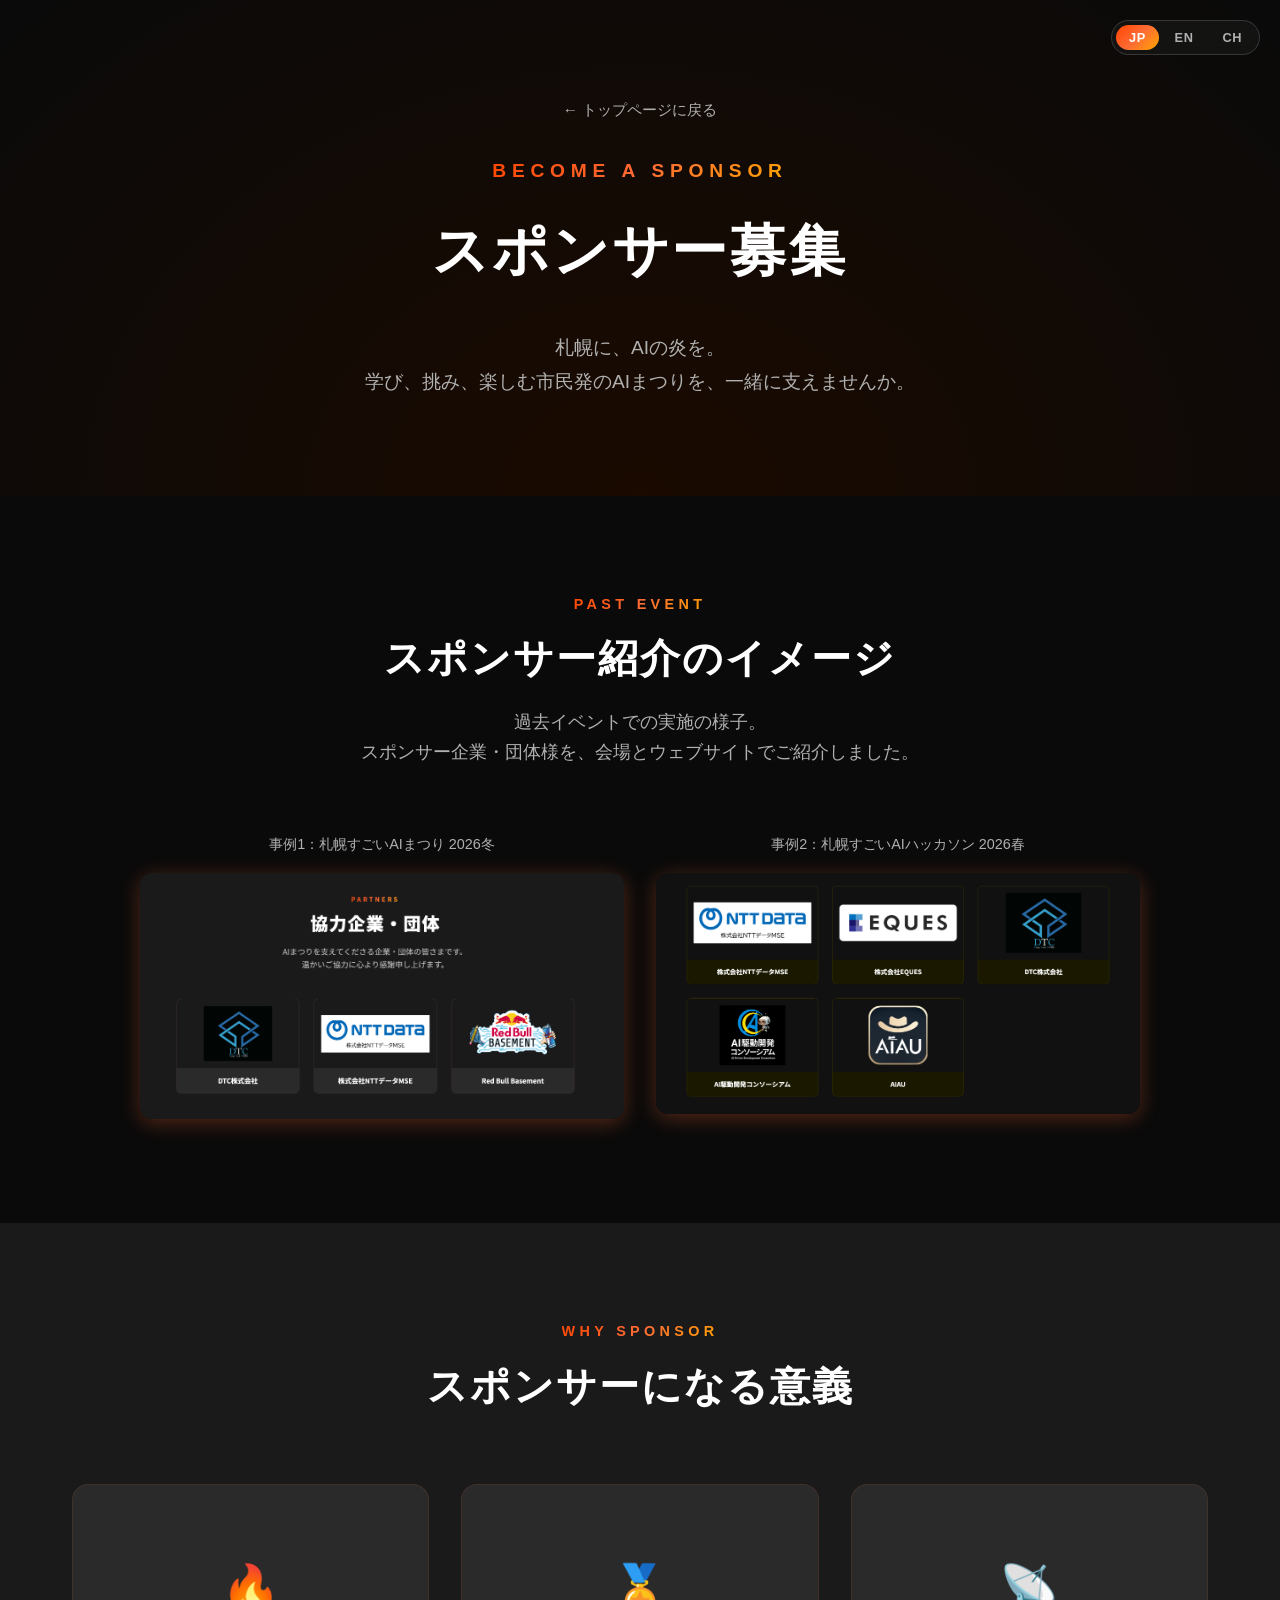
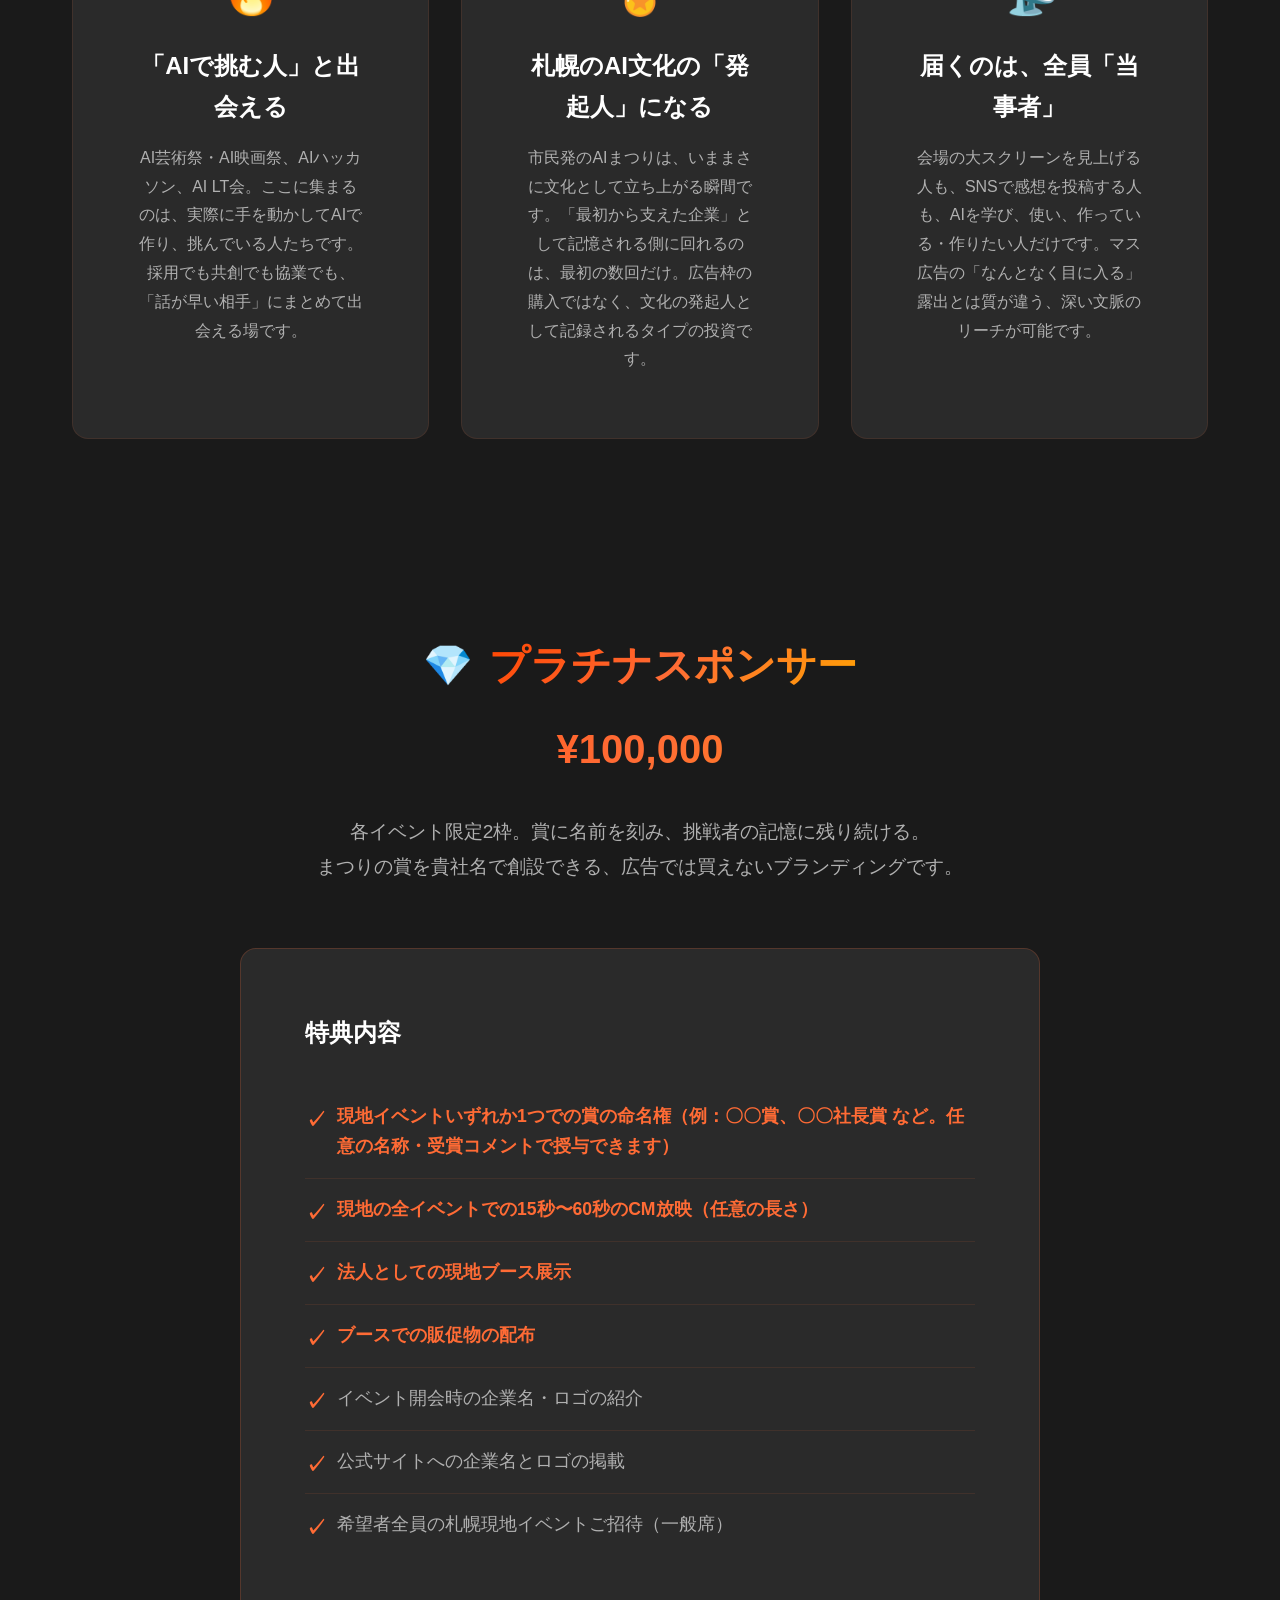
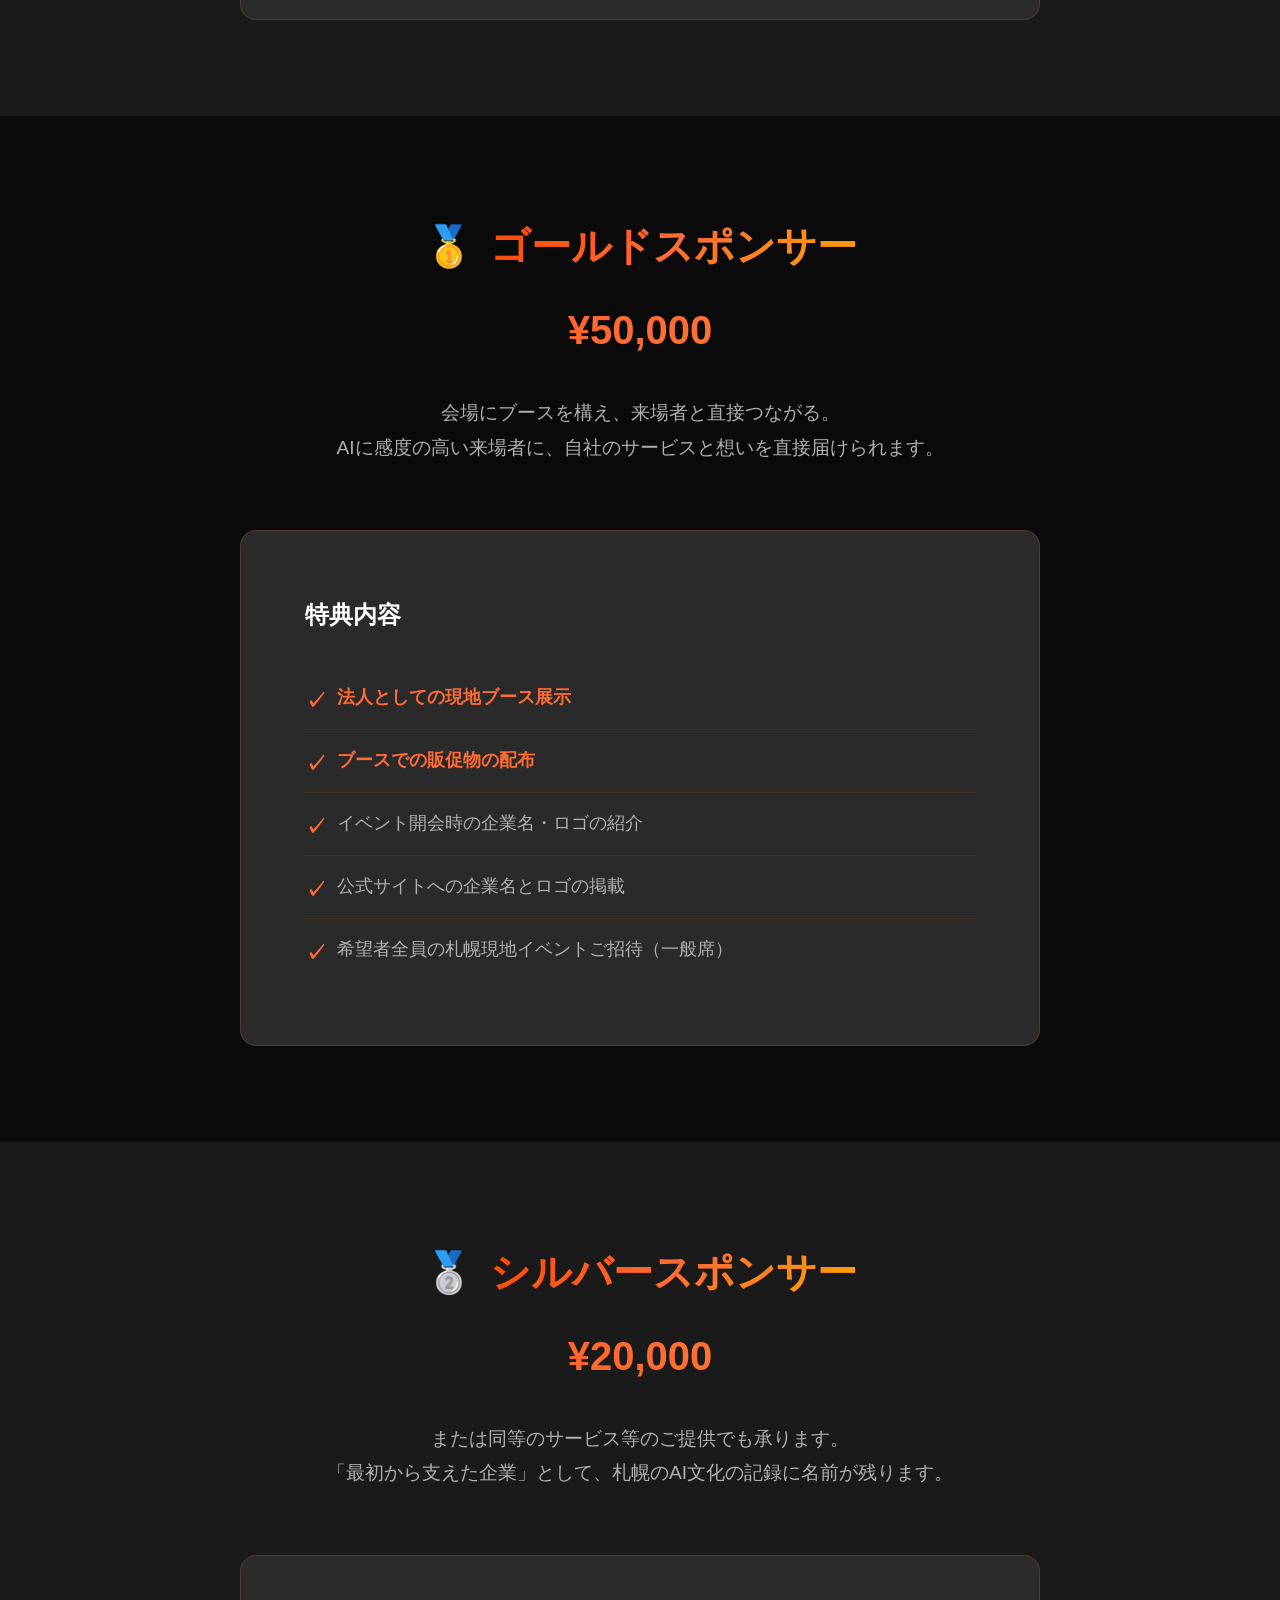
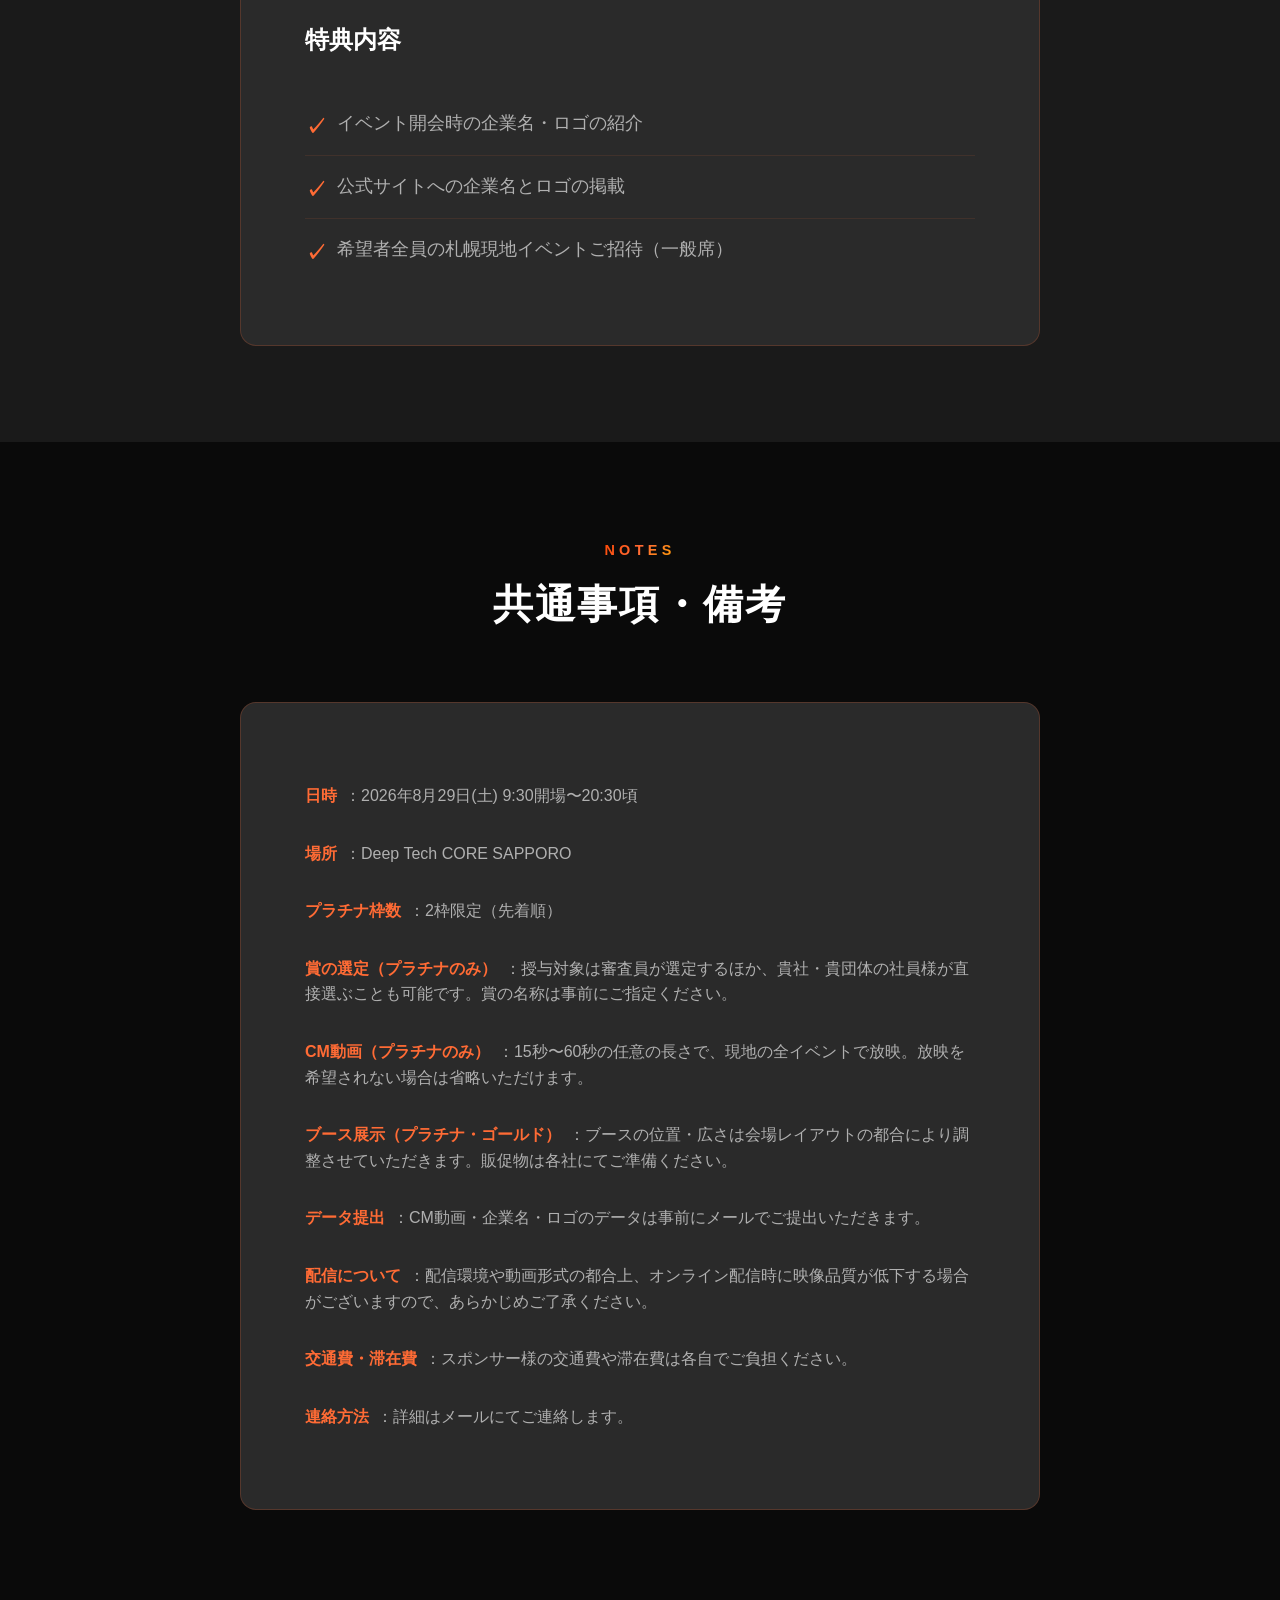
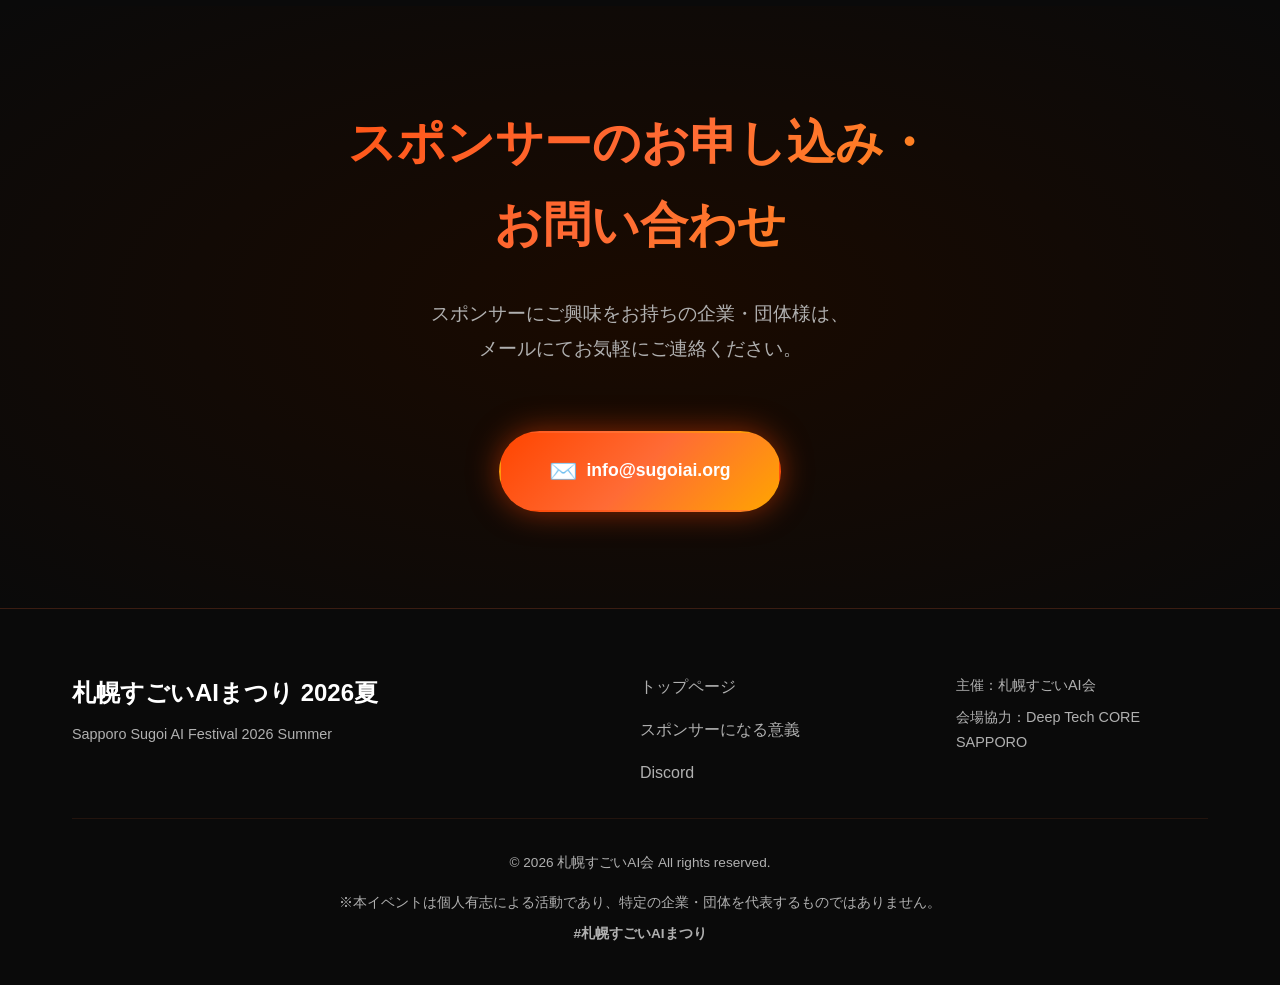
<file: sponsors.html>
<!DOCTYPE html>
<html lang="ja">
<head>
    <meta charset="UTF-8">
    <meta name="viewport" content="width=device-width, initial-scale=1.0">
    <title>スポンサー募集 | 札幌すごいAIまつり 2026夏</title>
    <meta name="description" content="札幌すごいAIまつり 2026夏のスポンサーを募集しています。一緒に札幌のAI文化を育てませんか？">
    <!-- OGP Tags -->
    <meta property="og:title" content="スポンサー募集 | 札幌すごいAIまつり 2026夏">
    <meta property="og:description" content="札幌すごいAIまつり 2026夏のスポンサーを募集しています。一緒に札幌のAI文化を育てませんか？">
    <meta property="og:type" content="website">
    <meta property="og:url" content="https://matsuri.sugoiai.org/sponsors.html">
    <meta property="og:site_name" content="札幌すごいAIまつり 2026夏">
    <meta property="og:image" content="https://matsuri.sugoiai.org/logo.png">
    <meta property="og:image:width" content="1200">
    <meta property="og:image:height" content="630">
    <meta property="og:locale" content="ja_JP">
    <!-- Twitter Card Tags -->
    <meta name="twitter:card" content="summary_large_image">
    <meta name="twitter:title" content="スポンサー募集 | 札幌すごいAIまつり 2026夏">
    <meta name="twitter:description" content="札幌すごいAIまつり 2026夏のスポンサーを募集しています。一緒に札幌のAI文化を育てませんか？">
    <meta name="twitter:image" content="https://matsuri.sugoiai.org/logo.png">
    <!-- Favicon -->
    <link rel="icon" type="image/png" href="logo.png">
    <link rel="apple-touch-icon" href="logo.png">
    <link rel="stylesheet" href="style.css">
    <link rel="preconnect" href="https://fonts.googleapis.com">
    <link rel="preconnect" href="https://fonts.gstatic.com" crossorigin>
    <link href="https://fonts.googleapis.com/css2?family=Noto+Sans+JP:wght@400;700;900&display=swap" rel="stylesheet">
</head>
<body data-page="sponsors">

    <!-- Hero Section -->
    <section class="sponsors-hero">
        <div class="lang-switcher">
            <button type="button" class="lang-btn active" data-lang="ja">JP</button>
            <button type="button" class="lang-btn" data-lang="en">EN</button>
            <button type="button" class="lang-btn" data-lang="zh">CH</button>
        </div>
        <div class="container">
            <a href="index.html" class="back-link" data-i18n="sp.back">← トップページに戻る</a>
            <h1 class="sponsors-hero-title">
                <span class="title-en-large">BECOME A SPONSOR</span>
                <span class="title-ja-large" data-i18n="sp.hero_title">スポンサー募集</span>
            </h1>
            <p class="sponsors-hero-description" data-i18n="sp.hero_description">札幌に、AIの炎を。<br>学び、挑み、楽しむ市民発のAIまつりを、一緒に支えませんか。</p>
        </div>
    </section>

    <!-- Past Event Section -->
    <section id="past-event" class="section">
        <div class="container">
            <div class="section-header">
                <h2 class="section-title">
                    <span class="title-en">PAST EVENT</span>
                    <span class="title-ja" data-i18n="sp.past_title">スポンサー紹介のイメージ</span>
                </h2>
                <p class="section-description" data-i18n="sp.past_description">過去イベントでの実施の様子。<br>スポンサー企業・団体様を、会場とウェブサイトでご紹介しました。</p>
            </div>
            <div class="sp-past-grid">
                <div class="sp-past-image-wrap">
                    <p class="sp-past-label" data-i18n="sp.past_label1">事例1：札幌すごいAIまつり 2026冬</p>
                    <img src="images/sponsors.png" alt="スポンサー企業・団体（札幌すごいAIまつり 2026冬）" class="sp-past-image">
                </div>
                <div class="sp-past-image-wrap">
                    <p class="sp-past-label" data-i18n="sp.past_label2">事例2：札幌すごいAIハッカソン 2026春</p>
                    <img src="images/sponsors2.png" alt="スポンサー企業・団体（札幌すごいAIハッカソン 2026春）" class="sp-past-image">
                </div>
            </div>
        </div>
    </section>

    <!-- Why Sponsor Section -->
    <section id="why-sponsor" class="section why-sponsor">
        <div class="container">
            <div class="section-header">
                <h2 class="section-title">
                    <span class="title-en">WHY SPONSOR</span>
                    <span class="title-ja" data-i18n="sp.why_title">スポンサーになる意義</span>
                </h2>
            </div>
            <div class="sponsor-benefits">
                <div class="benefit-card">
                    <div class="benefit-icon">🔥</div>
                    <h3 class="benefit-title" data-i18n="sp.benefit1_title">「AIで挑む人」と出会える</h3>
                    <p class="benefit-description" data-i18n="sp.benefit1_description">AI芸術祭・AI映画祭、AIハッカソン、AI LT会。ここに集まるのは、実際に手を動かしてAIで作り、挑んでいる人たちです。採用でも共創でも協業でも、「話が早い相手」にまとめて出会える場です。</p>
                </div>
                <div class="benefit-card">
                    <div class="benefit-icon">🏅</div>
                    <h3 class="benefit-title" data-i18n="sp.benefit2_title">札幌のAI文化の「発起人」になる</h3>
                    <p class="benefit-description" data-i18n="sp.benefit2_description">市民発のAIまつりは、いままさに文化として立ち上がる瞬間です。「最初から支えた企業」として記憶される側に回れるのは、最初の数回だけ。広告枠の購入ではなく、文化の発起人として記録されるタイプの投資です。</p>
                </div>
                <div class="benefit-card">
                    <div class="benefit-icon">📡</div>
                    <h3 class="benefit-title" data-i18n="sp.benefit3_title">届くのは、全員「当事者」</h3>
                    <p class="benefit-description" data-i18n="sp.benefit3_description">会場の大スクリーンを見上げる人も、SNSで感想を投稿する人も、AIを学び、使い、作っている・作りたい人だけです。マス広告の「なんとなく目に入る」露出とは質が違う、深い文脈のリーチが可能です。</p>
                </div>
            </div>
        </div>
    </section>

    <!-- Platinum Sponsor Section -->
    <section id="platinum-sponsor" class="section sponsor-plan">
        <div class="container">
            <div class="plan-header">
                <h2 class="tier-title">
                    <span class="tier-icon">💎</span>
                    <span class="tier-name" data-i18n="sp.platinum_name">プラチナスポンサー</span>
                </h2>
                <p class="plan-price">¥100,000</p>
                <p class="plan-description" data-i18n="sp.platinum_description">各イベント限定2枠。賞に名前を刻み、挑戦者の記憶に残り続ける。<br>まつりの賞を貴社名で創設できる、広告では買えないブランディングです。</p>
            </div>
            <div class="plan-content">
                <h3 class="plan-benefits-title" data-i18n="sp.benefits_title">特典内容</h3>
                <ul class="plan-benefits-list">
                    <li data-i18n="sp.item_award"><strong>現地イベントいずれか1つでの賞の命名権（例：〇〇賞、〇〇社長賞 など。任意の名称・受賞コメントで授与できます）</strong></li>
                    <li data-i18n="sp.item_cm"><strong>現地の全イベントでの15秒〜60秒のCM放映（任意の長さ）</strong></li>
                    <li data-i18n="sp.item_booth"><strong>法人としての現地ブース展示</strong></li>
                    <li data-i18n="sp.item_promo"><strong>ブースでの販促物の配布</strong></li>
                    <li data-i18n="sp.item_opening">イベント開会時の企業名・ロゴの紹介</li>
                    <li data-i18n="sp.item_website">公式サイトへの企業名とロゴの掲載</li>
                    <li data-i18n="sp.item_invite">希望者全員の札幌現地イベントご招待（一般席）</li>
                </ul>
            </div>
        </div>
    </section>

    <!-- Gold Sponsor Section -->
    <section id="gold-sponsor" class="section sponsor-plan">
        <div class="container">
            <div class="plan-header">
                <h2 class="tier-title">
                    <span class="tier-icon">🥇</span>
                    <span class="tier-name" data-i18n="sp.gold_name">ゴールドスポンサー</span>
                </h2>
                <p class="plan-price">¥50,000</p>
                <p class="plan-description" data-i18n="sp.gold_description">会場にブースを構え、来場者と直接つながる。<br>AIに感度の高い来場者に、自社のサービスと想いを直接届けられます。</p>
            </div>
            <div class="plan-content">
                <h3 class="plan-benefits-title" data-i18n="sp.benefits_title">特典内容</h3>
                <ul class="plan-benefits-list">
                    <li data-i18n="sp.item_booth"><strong>法人としての現地ブース展示</strong></li>
                    <li data-i18n="sp.item_promo"><strong>ブースでの販促物の配布</strong></li>
                    <li data-i18n="sp.item_opening">イベント開会時の企業名・ロゴの紹介</li>
                    <li data-i18n="sp.item_website">公式サイトへの企業名とロゴの掲載</li>
                    <li data-i18n="sp.item_invite">希望者全員の札幌現地イベントご招待（一般席）</li>
                </ul>
            </div>
        </div>
    </section>

    <!-- Silver Sponsor Section -->
    <section id="silver-sponsor" class="section sponsor-plan">
        <div class="container">
            <div class="plan-header">
                <h2 class="tier-title">
                    <span class="tier-icon">🥈</span>
                    <span class="tier-name" data-i18n="sp.silver_name">シルバースポンサー</span>
                </h2>
                <p class="plan-price">¥20,000</p>
                <p class="plan-description" data-i18n="sp.silver_description">または同等のサービス等のご提供でも承ります。<br>「最初から支えた企業」として、札幌のAI文化の記録に名前が残ります。</p>
            </div>
            <div class="plan-content">
                <h3 class="plan-benefits-title" data-i18n="sp.benefits_title">特典内容</h3>
                <ul class="plan-benefits-list">
                    <li data-i18n="sp.item_opening">イベント開会時の企業名・ロゴの紹介</li>
                    <li data-i18n="sp.item_website">公式サイトへの企業名とロゴの掲載</li>
                    <li data-i18n="sp.item_invite">希望者全員の札幌現地イベントご招待（一般席）</li>
                </ul>
            </div>
        </div>
    </section>

    <!-- Notes Section -->
    <section id="notes" class="section sponsor-plan">
        <div class="container">
            <div class="section-header">
                <h2 class="section-title">
                    <span class="title-en">NOTES</span>
                    <span class="title-ja" data-i18n="sp.notes_title">共通事項・備考</span>
                </h2>
            </div>
            <div class="plan-content">
                <ul class="plan-notes-list">
                    <li data-i18n="sp.note_date"><strong>日時</strong>：2026年8月29日(土) 9:30開場〜20:30頃</li>
                    <li data-i18n="sp.note_venue"><strong>場所</strong>：Deep Tech CORE SAPPORO</li>
                    <li data-i18n="sp.note_slots"><strong>プラチナ枠数</strong>：2枠限定（先着順）</li>
                    <li data-i18n="sp.note_award"><strong>賞の選定（プラチナのみ）</strong>：授与対象は審査員が選定するほか、貴社・貴団体の社員様が直接選ぶことも可能です。賞の名称は事前にご指定ください。</li>
                    <li data-i18n="sp.note_cm"><strong>CM動画（プラチナのみ）</strong>：15秒〜60秒の任意の長さで、現地の全イベントで放映。放映を希望されない場合は省略いただけます。</li>
                    <li data-i18n="sp.note_booth"><strong>ブース展示（プラチナ・ゴールド）</strong>：ブースの位置・広さは会場レイアウトの都合により調整させていただきます。販促物は各社にてご準備ください。</li>
                    <li data-i18n="sp.note_data"><strong>データ提出</strong>：CM動画・企業名・ロゴのデータは事前にメールでご提出いただきます。</li>
                    <li data-i18n="sp.note_stream"><strong>配信について</strong>：配信環境や動画形式の都合上、オンライン配信時に映像品質が低下する場合がございますので、あらかじめご了承ください。</li>
                    <li data-i18n="sp.note_travel"><strong>交通費・滞在費</strong>：スポンサー様の交通費や滞在費は各自でご負担ください。</li>
                    <li data-i18n="sp.note_contact"><strong>連絡方法</strong>：詳細はメールにてご連絡します。</li>
                </ul>
            </div>
        </div>
    </section>

    <!-- Contact Section -->
    <section id="contact" class="section sponsor-contact">
        <div class="container">
            <div class="cta-content">
                <h2 class="cta-title" data-i18n="sp.contact_title">スポンサーのお申し込み・<br>お問い合わせ</h2>
                <p class="cta-description" data-i18n="sp.contact_description">
                    スポンサーにご興味をお持ちの企業・団体様は、<br>
                    メールにてお気軽にご連絡ください。
                </p>
                <div class="cta-buttons">
                    <a href="mailto:info@sugoiai.org" class="btn btn-primary btn-large">
                        <span class="btn-icon">✉️</span>
                        <span class="btn-text">info@sugoiai.org</span>
                    </a>
                </div>
            </div>
        </div>
    </section>

    <!-- Footer -->
    <footer class="footer">
        <div class="container">
            <div class="footer-content">
                <div class="footer-logo">
                    <h3 data-i18n="footer.logo_title">札幌すごいAIまつり 2026夏</h3>
                    <p data-i18n="footer.logo_sub">Sapporo Sugoi AI Festival 2026 Summer</p>
                </div>
                <div class="footer-links">
                    <a href="index.html" data-i18n="sp.footer_top">トップページ</a>
                    <a href="#why-sponsor" data-i18n="sp.why_title">スポンサーになる意義</a>
                    <a href="https://discord.gg/Ve2tQeN7cw" target="_blank" rel="noopener noreferrer">Discord</a>
                </div>
                <div class="footer-info">
                    <p data-i18n="footer.organizer">主催：札幌すごいAI会</p>
                    <p data-i18n="footer.venue">会場協力：Deep Tech CORE SAPPORO</p>
                </div>
            </div>
            <div class="footer-bottom">
                <p data-i18n="footer.copyright">&copy; 2026 札幌すごいAI会 All rights reserved.</p>
                <p class="footer-disclaimer" data-i18n="footer.disclaimer">※本イベントは個人有志による活動であり、特定の企業・団体を代表するものではありません。</p>
                <p class="footer-hashtag">#札幌すごいAIまつり</p>
            </div>
        </div>
    </footer>

    <script src="script.js"></script>
    <script src="i18n.js"></script>
</body>
</html>
</file>
<file: style.css>
/* Reset & Base Styles */
* {
    margin: 0;
    padding: 0;
    box-sizing: border-box;
}

:root {
    /* Color Palette - Flame Theme */
    --flame-red: #FF4500;
    --flame-orange: #FF6B35;
    --flame-yellow: #FFA500;
    --flame-bright: #FFD700;
    --dark-bg: #0a0a0a;
    --dark-surface: #1a1a1a;
    --dark-elevated: #2a2a2a;
    --text-primary: #ffffff;
    --text-secondary: #b0b0b0;
    --accent-gradient: linear-gradient(135deg, var(--flame-red), var(--flame-orange), var(--flame-yellow));
    --flame-glow: 0 0 30px rgba(255, 69, 0, 0.5);

    /* Typography */
    --font-primary: 'Noto Sans JP', sans-serif;

    /* Spacing */
    --spacing-xs: 0.5rem;
    --spacing-sm: 1rem;
    --spacing-md: 2rem;
    --spacing-lg: 4rem;
    --spacing-xl: 6rem;

    /* Container */
    --container-max: 1200px;
    --container-padding: 2rem;
}

html {
    scroll-behavior: smooth;
}

body {
    font-family: var(--font-primary);
    background-color: var(--dark-bg);
    color: var(--text-primary);
    line-height: 1.7;
    overflow-x: hidden;
}

.container {
    max-width: var(--container-max);
    margin: 0 auto;
    padding: 0 var(--container-padding);
}

/* Section Styles */
.section {
    padding: var(--spacing-xl) 0;
    position: relative;
}

.section-header {
    text-align: center;
    margin-bottom: var(--spacing-lg);
}

.section-title {
    display: flex;
    flex-direction: column;
    align-items: center;
    gap: var(--spacing-xs);
}

.title-en {
    font-size: 0.9rem;
    font-weight: 700;
    letter-spacing: 0.3em;
    background: var(--accent-gradient);
    -webkit-background-clip: text;
    -webkit-text-fill-color: transparent;
    background-clip: text;
    text-transform: uppercase;
}

.title-ja {
    font-size: 2.5rem;
    font-weight: 900;
    letter-spacing: 0.05em;
}

.section-description {
    color: var(--text-secondary);
    margin-top: var(--spacing-sm);
    font-size: 1.1rem;
}

/* Hero Section */
.hero {
    min-height: 100vh;
    display: flex;
    flex-direction: column;
    justify-content: center;
    align-items: center;
    position: relative;
    overflow: hidden;
    background: radial-gradient(ellipse at bottom, #1a0a00 0%, var(--dark-bg) 100%);
}

.hero-background {
    position: absolute;
    top: 0;
    left: 0;
    width: 100%;
    height: 100%;
    overflow: hidden;
    z-index: 0;
}

.flame-particle {
    position: absolute;
    bottom: -100px;
    width: 300px;
    height: 300px;
    background: radial-gradient(circle, rgba(255, 69, 0, 0.3) 0%, transparent 70%);
    border-radius: 50%;
    filter: blur(40px);
    animation: flameRise 15s infinite ease-in-out;
}

.flame-particle:nth-child(1) {
    left: 10%;
    animation-delay: 0s;
}

.flame-particle:nth-child(2) {
    left: 50%;
    animation-delay: 5s;
}

.flame-particle:nth-child(3) {
    left: 80%;
    animation-delay: 10s;
}

@keyframes flameRise {
    0% {
        transform: translateY(0) scale(1);
        opacity: 0;
    }
    50% {
        opacity: 0.6;
    }
    100% {
        transform: translateY(-100vh) scale(1.5);
        opacity: 0;
    }
}

.hero-content {
    position: relative;
    z-index: 1;
    text-align: center;
}

.hero-date {
    font-size: 1.2rem;
    font-weight: 700;
    letter-spacing: 0.3em;
    background: var(--accent-gradient);
    -webkit-background-clip: text;
    -webkit-text-fill-color: transparent;
    background-clip: text;
    margin-bottom: var(--spacing-md);
    animation: fadeInDown 1s ease-out;
}

.hero-title {
    margin-bottom: var(--spacing-md);
    animation: fadeInUp 1s ease-out 0.3s both;
}

.title-main {
    display: block;
    font-size: clamp(2.5rem, 8vw, 5rem);
    font-weight: 900;
    letter-spacing: 0.05em;
    margin-bottom: var(--spacing-sm);
    text-shadow: 0 0 30px rgba(255, 69, 0, 0.5);
}

.title-sub {
    display: block;
    font-size: clamp(0.9rem, 2vw, 1.2rem);
    font-weight: 400;
    letter-spacing: 0.2em;
    color: var(--text-secondary);
}

.hero-tagline {
    font-size: clamp(1.2rem, 3vw, 1.8rem);
    line-height: 1.8;
    margin-bottom: var(--spacing-lg);
    animation: fadeInUp 1s ease-out 0.6s both;
}

.hero-info-badge {
    display: flex;
    justify-content: center;
    gap: 1.5rem;
    margin-bottom: 1.5rem;
    animation: fadeInUp 1s ease-out 0.85s both;
}

.hero-info-badge span {
    font-size: 1.2rem;
    font-weight: 900;
    color: var(--flame-bright);
    text-shadow: 0 0 10px rgba(255, 215, 0, 0.5);
    letter-spacing: 0.05em;
}

.hero-cta {
    animation: fadeInUp 1s ease-out 0.9s both;
}

.scroll-indicator {
    position: absolute;
    bottom: 3rem;
    left: 50%;
    transform: translateX(-50%);
    display: flex;
    flex-direction: column;
    align-items: center;
    gap: 1rem;
    color: var(--text-secondary);
    font-size: 0.8rem;
    letter-spacing: 0.2em;
    animation: fadeIn 1s ease-out 1.2s both;
}

.scroll-line {
    width: 1px;
    height: 40px;
    background: linear-gradient(to bottom, var(--flame-orange), transparent);
    animation: scrollLineMove 2s infinite;
}

@keyframes scrollLineMove {
    0%, 100% {
        transform: translateY(0);
        opacity: 1;
    }
    50% {
        transform: translateY(20px);
        opacity: 0;
    }
}

/* Buttons */
.btn {
    display: inline-flex;
    align-items: center;
    gap: var(--spacing-xs);
    padding: 1rem 2.5rem;
    font-size: 1rem;
    font-weight: 700;
    text-decoration: none;
    border-radius: 50px;
    transition: all 0.3s ease;
    position: relative;
    overflow: hidden;
    border: 2px solid transparent;
}

.btn-primary {
    background: var(--accent-gradient);
    color: var(--text-primary);
    box-shadow: var(--flame-glow);
}

.btn-primary:hover {
    transform: translateY(-3px);
    box-shadow: 0 0 50px rgba(255, 69, 0, 0.8);
}

.btn-secondary {
    background: transparent;
    color: var(--text-primary);
    border: 2px solid var(--flame-orange);
}

.btn-secondary:hover {
    background: var(--dark-elevated);
    border-color: var(--flame-yellow);
    transform: translateY(-3px);
}

.btn-large {
    padding: 1.2rem 3rem;
    font-size: 1.1rem;
}

.btn-icon {
    font-size: 1.3em;
}

/* Overview Section */
.overview {
    background: var(--dark-surface);
    position: relative;
    overflow: hidden;
}

.flame-canvas {
    position: absolute;
    top: 0;
    left: 0;
    width: 100%;
    height: 100%;
    z-index: 0;
    pointer-events: none;
    opacity: 0.6;
}

.overview .container {
    position: relative;
    z-index: 1;
}

.overview-content {
    margin-top: var(--spacing-lg);
}

.overview-main {
    display: grid;
    grid-template-columns: 1fr 1fr;
    gap: var(--spacing-lg);
    align-items: center;
}

.venue-image {
    width: 100%;
    height: auto;
    border-radius: 12px;
    object-fit: cover;
    box-shadow: 0 4px 20px rgba(255, 107, 53, 0.3);
}

.overview-subtitle {
    font-size: 2rem;
    font-weight: 900;
    margin-bottom: var(--spacing-md);
    background: var(--accent-gradient);
    -webkit-background-clip: text;
    -webkit-text-fill-color: transparent;
    background-clip: text;
}

.overview-text p {
    margin-bottom: var(--spacing-sm);
    color: var(--text-secondary);
    font-size: 1.05rem;
}

.overview-text strong {
    color: var(--text-primary);
    font-weight: 700;
}

.event-info {
    margin-top: var(--spacing-md);
    padding: var(--spacing-md);
    background: var(--dark-elevated);
    border-left: 4px solid var(--flame-orange);
    border-radius: 8px;
}

.info-item {
    display: grid;
    grid-template-columns: 120px 1fr;
    gap: var(--spacing-sm);
    margin-bottom: var(--spacing-sm);
}

.info-item:last-child {
    margin-bottom: 0;
}

.youtube-btn {
    display: inline-block;
    margin-top: var(--spacing-md);
    padding: 0.75rem 1.5rem;
    background: #FF0000;
    color: #fff;
    font-weight: 700;
    font-size: 1rem;
    border-radius: 8px;
    text-decoration: none;
    transition: background 0.3s, transform 0.2s;
}

.youtube-btn:hover {
    background: #cc0000;
    transform: scale(1.05);
}

.info-label {
    font-weight: 700;
    color: var(--flame-orange);
}

.info-value {
    color: var(--text-primary);
}

.event-schedule-table {
    width: 100%;
    border-collapse: collapse;
}

.event-schedule-table td {
    padding: 0.5rem 0.75rem;
    vertical-align: top;
}

.event-schedule-table td:first-child {
    white-space: nowrap;
    font-weight: 700;
    color: var(--flame-orange);
    padding-left: 0;
}

.event-schedule-table td:nth-child(2) {
    font-weight: 700;
}

.event-schedule-table .broadcast-time {
    font-weight: 400;
    font-size: 0.85rem;
    color: var(--text-secondary);
}

/* Image Placeholder */
.image-placeholder {
    position: relative;
    width: 100%;
    padding-bottom: 75%;
    background: var(--dark-elevated);
    border-radius: 12px;
    overflow: hidden;
    border: 2px dashed var(--flame-orange);
    display: flex;
    align-items: center;
    justify-content: center;
}

.placeholder-text {
    position: absolute;
    top: 50%;
    left: 50%;
    transform: translate(-50%, -50%);
    color: var(--text-secondary);
    font-size: 1rem;
    text-align: center;
    padding: var(--spacing-sm);
}

/* Program Images */
.program-image {
    width: 100%;
    height: auto;
    border-radius: 12px 12px 0 0;
    object-fit: cover;
    display: block;
    aspect-ratio: 4 / 3;
    box-shadow: 0 4px 20px rgba(255, 107, 53, 0.2);
}

/* AI Dojo Image */
.dojo-site-image {
    width: 100%;
    height: auto;
    border-radius: 12px;
    object-fit: cover;
    box-shadow: 0 4px 20px rgba(255, 107, 53, 0.3);
}

/* Value Proposition Image */
.value-photo {
    width: 100%;
    height: auto;
    border-radius: 12px;
    object-fit: cover;
    box-shadow: 0 4px 20px rgba(255, 107, 53, 0.3);
}

/* Sponsors Section */
.sponsors {
    background: var(--dark-surface);
    position: relative;
}

.sponsors-grid {
    display: grid;
    grid-template-columns: repeat(3, 1fr);
    gap: var(--spacing-md);
    margin-top: var(--spacing-lg);
    max-width: 900px;
    margin-left: auto;
    margin-right: auto;
}

.sponsor-card {
    background: var(--dark-elevated);
    border-radius: 12px;
    overflow: hidden;
    transition: all 0.3s ease;
    border: 1px solid rgba(255, 107, 53, 0.1);
}

a.sponsor-card {
    display: block;
    text-decoration: none;
    color: inherit;
}

.sponsor-card:hover {
    transform: translateY(-4px);
    border-color: var(--flame-orange);
    box-shadow: 0 8px 24px rgba(255, 69, 0, 0.2);
}

.sponsor-logo {
    width: 100%;
    aspect-ratio: 16 / 9;
    display: flex;
    align-items: center;
    justify-content: center;
    background: var(--dark-surface);
}

.sponsor-logo img {
    width: 100%;
    height: 100%;
    object-fit: contain;
    padding: var(--spacing-sm);
}

.sponsor-logo span {
    font-size: 2.5rem;
    font-weight: 700;
    color: #ffffff;
}

.sponsor-name {
    padding: var(--spacing-sm);
    font-size: 0.95rem;
    font-weight: 700;
    color: var(--text-primary);
    text-align: center;
    background: var(--dark-elevated);
}

.sponsor-placeholder {
    opacity: 0.5;
    border-style: dashed;
}

.sponsor-placeholder:hover {
    transform: none;
    box-shadow: none;
}

@media (max-width: 768px) {
    .sponsors-grid {
        grid-template-columns: repeat(2, 1fr);
    }
}

@media (max-width: 480px) {
    .sponsors-grid {
        grid-template-columns: 1fr;
        max-width: 280px;
    }
}

.sponsors-link-wrapper {
    margin-top: var(--spacing-lg);
    text-align: center;
}

.btn-link {
    display: inline-block;
    color: var(--text-secondary);
    text-decoration: none;
    font-size: 0.95rem;
    font-weight: 400;
    transition: all 0.3s ease;
    padding: 0.5rem 1rem;
    border-bottom: 1px solid transparent;
}

.btn-link:hover {
    color: var(--flame-orange);
    border-bottom-color: var(--flame-orange);
}

/* Sponsors Page Specific Styles */
.sponsors-hero {
    position: relative;
    min-height: 50vh;
    display: flex;
    flex-direction: column;
    justify-content: center;
    align-items: center;
    background: radial-gradient(ellipse at bottom, #1a0a00 0%, var(--dark-bg) 100%);
    padding: var(--spacing-xl) 0;
    text-align: center;
}

.back-link {
    display: inline-block;
    color: var(--text-secondary);
    text-decoration: none;
    margin-bottom: var(--spacing-md);
    transition: all 0.3s ease;
    font-size: 0.95rem;
}

.back-link:hover {
    color: var(--flame-orange);
    transform: translateX(-5px);
}

.sponsors-hero-title {
    display: flex;
    flex-direction: column;
    align-items: center;
    gap: var(--spacing-sm);
    margin-bottom: var(--spacing-md);
}

.title-en-large {
    font-size: 1.2rem;
    font-weight: 700;
    letter-spacing: 0.3em;
    background: var(--accent-gradient);
    -webkit-background-clip: text;
    -webkit-text-fill-color: transparent;
    background-clip: text;
    text-transform: uppercase;
}

.title-ja-large {
    font-size: 3.5rem;
    font-weight: 900;
    letter-spacing: 0.05em;
}

.sponsors-hero-description {
    font-size: 1.2rem;
    color: var(--text-secondary);
    line-height: 1.8;
}

/* Sponsors Page: Past Event */
.sp-past-grid {
    display: grid;
    grid-template-columns: repeat(auto-fit, minmax(320px, 1fr));
    gap: var(--spacing-md);
    max-width: 1000px;
    margin: var(--spacing-lg) auto 0;
}

.sp-past-label {
    color: var(--text-secondary);
    font-size: 0.9rem;
    text-align: center;
    margin-bottom: var(--spacing-sm);
}

.sp-past-video iframe {
    width: 100%;
    aspect-ratio: 16 / 9;
    border: 0;
    border-radius: 12px;
    box-shadow: 0 4px 20px rgba(255, 107, 53, 0.3);
}

.sp-past-image {
    width: 100%;
    height: auto;
    border-radius: 12px;
    box-shadow: 0 4px 20px rgba(255, 107, 53, 0.3);
}

.sponsors-tier {
    background: var(--dark-surface);
}

.sponsors-tier:nth-child(even) {
    background: var(--dark-bg);
}

.tier-header {
    text-align: center;
    margin-bottom: var(--spacing-lg);
}

.tier-title {
    display: flex;
    align-items: center;
    justify-content: center;
    gap: var(--spacing-sm);
    font-size: 2.5rem;
    font-weight: 900;
}

.tier-icon {
    font-size: 2.5rem;
}

.tier-name {
    background: var(--accent-gradient);
    -webkit-background-clip: text;
    -webkit-text-fill-color: transparent;
    background-clip: text;
}

/* Why Sponsor Section */
.why-sponsor {
    background: var(--dark-surface);
}

.sponsor-benefits {
    display: grid;
    grid-template-columns: repeat(auto-fit, minmax(280px, 1fr));
    gap: var(--spacing-md);
    margin-top: var(--spacing-lg);
}

.benefit-card {
    background: var(--dark-elevated);
    padding: var(--spacing-lg);
    border-radius: 16px;
    text-align: center;
    border: 1px solid rgba(255, 107, 53, 0.1);
    transition: all 0.3s ease;
}

.benefit-card:hover {
    transform: translateY(-5px);
    border-color: var(--flame-orange);
    box-shadow: 0 10px 30px rgba(255, 69, 0, 0.2);
}

.benefit-icon {
    font-size: 3rem;
    margin-bottom: var(--spacing-sm);
}

.benefit-title {
    font-size: 1.5rem;
    font-weight: 900;
    margin-bottom: var(--spacing-sm);
    color: var(--text-primary);
}

.benefit-description {
    color: var(--text-secondary);
    line-height: 1.8;
    font-size: 1rem;
}

/* Sponsor Plan Section */
.sponsor-plan {
    background: var(--dark-bg);
}

.sponsor-plan:nth-child(even) {
    background: var(--dark-surface);
}

.plan-header {
    text-align: center;
    margin-bottom: var(--spacing-lg);
}

.plan-description {
    font-size: 1.2rem;
    color: var(--text-secondary);
    line-height: 1.8;
    margin-top: var(--spacing-md);
    max-width: 800px;
    margin-left: auto;
    margin-right: auto;
}

.plan-price {
    font-size: 2.5rem;
    font-weight: 900;
    background: var(--accent-gradient);
    -webkit-background-clip: text;
    -webkit-text-fill-color: transparent;
    background-clip: text;
    margin-top: var(--spacing-sm);
}

.plan-content {
    max-width: 800px;
    margin: 0 auto;
    background: var(--dark-elevated);
    padding: var(--spacing-lg);
    border-radius: 16px;
    border: 1px solid rgba(255, 107, 53, 0.2);
}

.plan-benefits-title {
    font-size: 1.5rem;
    font-weight: 700;
    margin-bottom: var(--spacing-md);
    color: var(--text-primary);
}

.plan-benefits-list {
    list-style: none;
    padding: 0;
}

.plan-benefits-list li {
    padding: var(--spacing-sm) 0;
    padding-left: 2rem;
    position: relative;
    color: var(--text-secondary);
    font-size: 1.1rem;
    border-bottom: 1px solid rgba(255, 107, 53, 0.1);
}

.plan-benefits-list li:last-child {
    border-bottom: none;
}

.plan-benefits-list li::before {
    content: "✓";
    position: absolute;
    left: 0;
    color: var(--flame-orange);
    font-weight: bold;
    font-size: 1.3rem;
}

.plan-benefits-list li strong {
    color: var(--flame-orange);
    font-weight: 700;
}

.plan-notes-title {
    font-size: 1.5rem;
    font-weight: 700;
    margin-top: var(--spacing-lg);
    margin-bottom: var(--spacing-md);
    color: var(--text-primary);
}

.plan-notes-list {
    list-style: none;
    padding: 0;
}

.plan-notes-list li {
    padding: var(--spacing-sm) 0;
    color: var(--text-secondary);
    font-size: 1rem;
    line-height: 1.6;
}

.plan-notes-list li strong {
    color: var(--flame-orange);
    font-weight: 700;
    margin-right: 0.5rem;
}

/* Sponsor Contact Section */
.sponsor-contact {
    background: radial-gradient(ellipse at center, #1a0a00 0%, var(--dark-bg) 100%);
    text-align: center;
    padding: var(--spacing-xl) 0;
}

.contact-content {
    max-width: 800px;
    margin: 0 auto;
}

.contact-title {
    font-size: 2.5rem;
    font-weight: 900;
    margin-bottom: var(--spacing-md);
    background: var(--accent-gradient);
    -webkit-background-clip: text;
    -webkit-text-fill-color: transparent;
    background-clip: text;
}

.contact-description {
    font-size: 1.1rem;
    color: var(--text-secondary);
    line-height: 1.8;
    margin-bottom: var(--spacing-lg);
}

/* Programs Section */
.programs {
    background: var(--dark-bg);
    position: relative;
    overflow: hidden;
}

.blazing-flame-canvas {
    position: absolute;
    top: 0;
    left: 0;
    width: 100%;
    height: 100%;
    z-index: 0;
    pointer-events: none;
    opacity: 0.7;
}

.programs .container {
    position: relative;
    z-index: 1;
}

.contents-timetable {
    max-width: 560px;
    margin: var(--spacing-lg) auto 0;
    background: var(--dark-elevated);
    border: 1px solid rgba(255, 107, 53, 0.1);
    border-radius: 12px;
    padding: var(--spacing-md);
}

.timetable-title {
    font-size: 1.2rem;
    font-weight: 700;
    text-align: center;
    color: var(--flame-orange);
    margin-bottom: var(--spacing-sm);
}

.timetable-note {
    text-align: center;
    font-weight: 700;
    color: var(--text-secondary);
    margin-bottom: var(--spacing-sm);
}

.programs-grid {
    display: grid;
    grid-template-columns: repeat(2, 1fr);
    gap: var(--spacing-md);
    margin-top: var(--spacing-lg);
}

.program-card {
    background: var(--dark-surface);
    border-radius: 16px;
    overflow: hidden;
    position: relative;
    transition: all 0.3s ease;
    border: 1px solid rgba(255, 107, 53, 0.1);
    scroll-margin-top: 24px;
}

.program-card:hover {
    transform: translateY(-8px);
    border-color: var(--flame-orange);
    box-shadow: 0 10px 40px rgba(255, 69, 0, 0.3);
}

.program-number {
    position: absolute;
    top: 1rem;
    right: 1rem;
    font-size: 4rem;
    font-weight: 900;
    background: var(--accent-gradient);
    -webkit-background-clip: text;
    -webkit-text-fill-color: transparent;
    background-clip: text;
    opacity: 0.3;
    z-index: 1;
}

.program-content {
    padding: var(--spacing-md);
}

.program-title {
    font-size: 1.8rem;
    font-weight: 900;
    margin-bottom: var(--spacing-xs);
}

.program-subtitle {
    font-size: 0.9rem;
    color: var(--text-secondary);
    margin-bottom: var(--spacing-md);
    letter-spacing: 0.1em;
}

.program-description {
    color: var(--text-secondary);
    line-height: 1.8;
    margin-bottom: var(--spacing-md);
}

.program-link {
    display: inline-block;
    color: var(--flame-orange);
    text-decoration: none;
    font-weight: 700;
    transition: all 0.3s ease;
}

.program-link:hover {
    color: var(--flame-yellow);
    transform: translateX(5px);
}

.program-highlight {
    padding: var(--spacing-sm);
    background: rgba(255, 69, 0, 0.1);
    border-left: 3px solid var(--flame-orange);
    border-radius: 4px;
    font-size: 0.95rem;
    color: var(--text-primary);
}

.program-entry {
    margin-top: var(--spacing-md);
    display: flex;
    flex-wrap: wrap;
    gap: var(--spacing-xs);
}

.btn-entry {
    padding: 0.8rem 1.8rem;
    font-size: 0.95rem;
    justify-content: center;
    flex: 1 1 auto;
}

.programs-participation {
    margin-top: var(--spacing-xl);
    padding-top: var(--spacing-xl);
    border-top: 1px solid rgba(255, 107, 53, 0.2);
}

.participation-content {
    text-align: center;
    max-width: 800px;
    margin: 0 auto;
    display: flex;
    flex-direction: column;
    align-items: center;
    gap: var(--spacing-md);
}

.participation-title {
    font-size: 2.2rem;
    font-weight: 900;
    background: var(--accent-gradient);
    -webkit-background-clip: text;
    -webkit-text-fill-color: transparent;
    background-clip: text;
}

.participation-description {
    font-size: 1.15rem;
    color: var(--text-secondary);
    line-height: 1.8;
}

/* Fish Art Collection */
.fish-art-collection {
    margin-top: var(--spacing-lg);
    padding-top: var(--spacing-lg);
    border-top: 1px solid rgba(255, 107, 53, 0.2);
}

.fish-art-content {
    text-align: center;
    max-width: 800px;
    margin: 0 auto;
    padding: var(--spacing-lg);
    background: linear-gradient(135deg, rgba(0, 80, 120, 0.85), rgba(0, 60, 100, 0.8));
    border-radius: 16px;
    border: 1px solid rgba(0, 150, 200, 0.7);
}

.fish-art-icon {
    font-size: 4rem;
    margin-bottom: var(--spacing-sm);
    animation: fishSwim 3s ease-in-out infinite;
}

@keyframes fishSwim {
    0%, 100% {
        transform: translateX(0) scaleX(1);
    }
    25% {
        transform: translateX(20px) scaleX(1);
    }
    50% {
        transform: translateX(0) scaleX(-1);
    }
    75% {
        transform: translateX(-20px) scaleX(-1);
    }
}

.fish-art-title {
    font-size: 2rem;
    font-weight: 900;
    margin-bottom: var(--spacing-sm);
    color: #00b4d8;
}

.fish-art-description {
    font-size: 1.1rem;
    color: var(--text-secondary);
    line-height: 1.8;
    margin-bottom: var(--spacing-md);
}

.fish-art-content .btn-secondary {
    border-color: #00b4d8;
    color: #fff;
    background: rgba(0, 140, 180, 0.85);
}

.fish-art-content .btn-secondary:hover {
    background: rgba(0, 160, 200, 0.9);
    border-color: #48cae4;
    color: #fff;
}

.fish-art-video {
    position: relative;
    width: 100%;
    max-width: 560px;
    margin: 0 auto var(--spacing-md);
    padding-top: 56.25%;
}

.fish-art-video iframe {
    position: absolute;
    top: 0;
    left: 0;
    width: 100%;
    height: 100%;
    border-radius: 12px;
}

.fish-art-notes {
    font-size: 0.85rem;
    color: rgba(255, 255, 255, 0.6);
    line-height: 1.8;
    margin-top: var(--spacing-md);
    text-align: left;
    max-width: 500px;
    margin-left: auto;
    margin-right: auto;
}

/* AI Dojo Section */
.ai-dojo {
    background: linear-gradient(135deg, #0a0a0a 0%, #1a0a00 50%, #0a0a0a 100%);
    position: relative;
    overflow: hidden;
}

.ai-dojo::before {
    content: '';
    position: absolute;
    top: 0;
    left: 0;
    width: 100%;
    height: 100%;
    background: radial-gradient(circle at 50% 50%, rgba(255, 107, 53, 0.1) 0%, transparent 70%);
    pointer-events: none;
    z-index: 0;
}

.ripple-canvas {
    position: absolute;
    top: 0;
    left: 0;
    width: 100%;
    height: 100%;
    z-index: 1;
    pointer-events: none;
}

.dojo-content {
    display: grid;
    grid-template-columns: 1.5fr 1fr;
    gap: var(--spacing-lg);
    align-items: center;
    position: relative;
    z-index: 2;
}

.dojo-text {
    text-align: left;
}

.dojo-name {
    font-size: 3rem;
    font-weight: 900;
    margin-bottom: var(--spacing-sm);
    background: var(--accent-gradient);
    -webkit-background-clip: text;
    -webkit-text-fill-color: transparent;
    background-clip: text;
}

.dojo-subtitle {
    font-size: 1.2rem;
    color: var(--text-secondary);
    margin-bottom: var(--spacing-md);
    font-weight: 700;
}

.dojo-description {
    color: var(--text-secondary);
    font-size: 1.1rem;
    line-height: 1.8;
    margin-bottom: var(--spacing-sm);
}

.dojo-description strong {
    color: var(--flame-orange);
    font-weight: 700;
}

.dojo-features {
    display: flex;
    flex-direction: column;
    gap: var(--spacing-sm);
    margin: var(--spacing-md) 0;
    padding: var(--spacing-md);
    background: var(--dark-surface);
    border-radius: 12px;
    border-left: 4px solid var(--flame-orange);
}

.dojo-feature {
    display: flex;
    align-items: center;
    gap: var(--spacing-sm);
}

.feature-icon {
    font-size: 1.5rem;
    min-width: 2rem;
}

.feature-text {
    color: var(--text-primary);
    font-size: 1.05rem;
    font-weight: 700;
}

.dojo-release-schedule {
    margin: var(--spacing-md) 0;
    padding: var(--spacing-md);
    background: linear-gradient(135deg, rgba(255, 69, 0, 0.1), rgba(255, 107, 53, 0.05));
    border-radius: 12px;
    border: 1px solid rgba(255, 107, 53, 0.3);
}

.schedule-label {
    font-size: 1.1rem;
    font-weight: 700;
    color: var(--flame-orange);
    margin-bottom: var(--spacing-sm);
}

.schedule-list {
    list-style: none;
    padding-left: 0;
    display: flex;
    flex-direction: column;
    gap: 0.75rem;
}

.schedule-list li {
    color: var(--text-primary);
    font-size: 1rem;
    padding-left: 1.5rem;
    position: relative;
}

.schedule-list li::before {
    content: "▸";
    position: absolute;
    left: 0;
    color: var(--flame-orange);
    font-weight: bold;
}

.schedule-list li strong {
    color: var(--flame-bright);
    font-weight: 700;
}

.dojo-cta {
    margin-top: var(--spacing-md);
}

.dojo-image .image-placeholder {
    padding-bottom: 75%;
}

/* Value Proposition Section */
.value-proposition {
    background: var(--dark-surface);
    position: relative;
    overflow: hidden;
}

.sandstorm-canvas {
    position: absolute;
    top: 0;
    left: 0;
    width: 100%;
    height: 100%;
    z-index: 0;
    pointer-events: none;
}

.value-proposition .container {
    position: relative;
    z-index: 1;
}

.value-content {
    display: grid;
    grid-template-columns: 1.5fr 1fr;
    gap: var(--spacing-lg);
    align-items: center;
}

.value-title {
    font-size: 2.5rem;
    font-weight: 900;
    margin-bottom: var(--spacing-md);
    line-height: 1.3;
}

.value-quote {
    font-size: 1.3rem;
    font-style: italic;
    color: var(--text-secondary);
    margin: var(--spacing-md) 0;
    padding-left: var(--spacing-md);
    border-left: 4px solid var(--flame-orange);
}

.value-text p {
    margin-bottom: var(--spacing-sm);
    color: var(--text-secondary);
    font-size: 1.05rem;
}

.value-emphasis {
    font-size: 1.3rem;
    font-weight: 700;
    color: var(--text-primary);
    margin: var(--spacing-md) 0;
}

.value-cta-text {
    font-size: 1.2rem;
    margin-top: var(--spacing-md);
}

.value-cta-text strong {
    background: var(--accent-gradient);
    -webkit-background-clip: text;
    -webkit-text-fill-color: transparent;
    background-clip: text;
    font-weight: 900;
}

/* CTA Section */
.cta-section {
    background: radial-gradient(ellipse at center, #1a0a00 0%, var(--dark-bg) 100%);
    text-align: center;
    padding: var(--spacing-xl) 0;
}

.cta-title {
    font-size: 3rem;
    font-weight: 900;
    margin-bottom: var(--spacing-md);
    background: var(--accent-gradient);
    -webkit-background-clip: text;
    -webkit-text-fill-color: transparent;
    background-clip: text;
}

.cta-description {
    font-size: 1.2rem;
    color: var(--text-secondary);
    margin-bottom: var(--spacing-lg);
    line-height: 1.8;
}

.cta-buttons {
    display: flex;
    flex-direction: column;
    gap: var(--spacing-md);
    align-items: center;
}

/* Organizer Section */
.organizer {
    background: var(--dark-surface);
}

.organizer-content {
    display: grid;
    grid-template-columns: 300px 1fr;
    gap: var(--spacing-lg);
    margin-top: var(--spacing-lg);
}

.organizer-image .image-placeholder {
    padding-bottom: 100%;
    border-radius: 50%;
}

.organizer-photo {
    width: 100%;
    height: auto;
    border-radius: 50%;
    object-fit: cover;
    aspect-ratio: 1 / 1;
    box-shadow: 0 4px 20px rgba(255, 107, 53, 0.3);
}

.organizer-name {
    font-size: 2.5rem;
    font-weight: 900;
    margin-bottom: var(--spacing-xs);
}

.organizer-title {
    font-size: 1.2rem;
    color: var(--flame-orange);
    font-weight: 700;
    margin-bottom: var(--spacing-md);
}

.organizer-bio {
    margin-bottom: var(--spacing-md);
}

.organizer-bio p {
    margin-bottom: var(--spacing-sm);
    color: var(--text-secondary);
}

.organizer-note {
    font-style: italic;
    color: var(--text-secondary);
}

.organizer-message {
    background: var(--dark-elevated);
    padding: var(--spacing-md);
    border-radius: 12px;
    margin: var(--spacing-md) 0;
    border-left: 4px solid var(--flame-orange);
}

.organizer-message h4 {
    font-size: 1.3rem;
    margin-bottom: var(--spacing-sm);
    color: var(--text-primary);
}

.organizer-message p {
    margin-bottom: var(--spacing-sm);
    color: var(--text-secondary);
}

.organizer-message strong {
    color: var(--text-primary);
    font-weight: 700;
}

.organizer-social {
    margin-top: var(--spacing-md);
}

.social-link {
    display: inline-block;
    color: var(--flame-orange);
    text-decoration: none;
    font-weight: 700;
    transition: all 0.3s ease;
}

.social-link:hover {
    color: var(--flame-yellow);
}

/* Footer */
.footer {
    background: var(--dark-bg);
    padding: var(--spacing-lg) 0 var(--spacing-md);
    border-top: 1px solid rgba(255, 107, 53, 0.2);
}

.footer-content {
    display: grid;
    grid-template-columns: 2fr 1fr 1fr;
    gap: var(--spacing-lg);
    margin-bottom: var(--spacing-md);
}

.footer-logo h3 {
    font-size: 1.5rem;
    font-weight: 900;
    margin-bottom: var(--spacing-xs);
}

.footer-logo p {
    color: var(--text-secondary);
    font-size: 0.9rem;
}

.footer-links {
    display: flex;
    flex-direction: column;
    gap: var(--spacing-sm);
}

.footer-links a {
    color: var(--text-secondary);
    text-decoration: none;
    transition: all 0.3s ease;
}

.footer-links a:hover {
    color: var(--flame-orange);
}

.footer-info p {
    color: var(--text-secondary);
    font-size: 0.9rem;
    margin-bottom: var(--spacing-xs);
}

.footer-bottom {
    text-align: center;
    padding-top: var(--spacing-md);
    border-top: 1px solid rgba(255, 107, 53, 0.1);
}

.footer-bottom p {
    color: var(--text-secondary);
    font-size: 0.85rem;
    margin-bottom: var(--spacing-xs);
}

.footer-disclaimer {
    font-size: 0.8rem;
    color: var(--text-secondary);
    margin: var(--spacing-sm) 0;
}

.footer-hashtag {
    color: var(--flame-orange);
    font-weight: 700;
}

/* Animations */
@keyframes fadeIn {
    from {
        opacity: 0;
    }
    to {
        opacity: 1;
    }
}

@keyframes fadeInUp {
    from {
        opacity: 0;
        transform: translateY(30px);
    }
    to {
        opacity: 1;
        transform: translateY(0);
    }
}

@keyframes fadeInDown {
    from {
        opacity: 0;
        transform: translateY(-30px);
    }
    to {
        opacity: 1;
        transform: translateY(0);
    }
}

/* Responsive Design */
@media (max-width: 1024px) {
    :root {
        --container-padding: 1.5rem;
        --spacing-xl: 4rem;
        --spacing-lg: 3rem;
    }

    .overview-main,
    .value-content,
    .organizer-content,
    .dojo-content {
        grid-template-columns: 1fr;
    }

    .footer-content {
        grid-template-columns: 1fr;
        text-align: center;
    }

    .footer-links {
        align-items: center;
    }
}

@media (max-width: 768px) {
    :root {
        --container-padding: 1rem;
        --spacing-xl: 3rem;
        --spacing-lg: 2rem;
    }

    .title-ja {
        font-size: 2rem;
    }

    .title-main {
        font-size: clamp(2rem, 7vw, 4rem);
    }

    .btn-text-break {
        display: block;
    }

    .program-title {
        font-size: 1.5rem;
    }

    .programs-grid {
        grid-template-columns: 1fr;
    }

    .sponsors-link-wrapper {
        margin-top: var(--spacing-md);
    }

    .btn-link {
        font-size: 1rem;
        color: var(--flame-orange);
        padding: var(--spacing-sm) var(--spacing-md);
        border: 1px solid var(--flame-orange);
        border-radius: 8px;
    }

    .cta-title {
        font-size: 2rem;
    }

    .organizer-content {
        grid-template-columns: 1fr;
        text-align: center;
    }

    .organizer-image {
        max-width: 250px;
        margin: 0 auto;
    }

    .dojo-text {
        text-align: center;
    }

    .dojo-name {
        font-size: 2.5rem;
    }

    .participation-title {
        font-size: 1.8rem;
    }

    .participation-description {
        font-size: 1rem;
    }

    .title-ja-large {
        font-size: 2.5rem;
    }

    .tier-title {
        font-size: 2rem;
    }

    .tier-icon {
        font-size: 2rem;
    }

    .contact-title {
        font-size: 2rem;
    }

    .benefit-title {
        font-size: 1.3rem;
    }

    .plan-price {
        font-size: 2rem;
    }
}

@media (max-width: 480px) {
    .btn {
        width: 100%;
        justify-content: center;
    }

    .hero-date {
        font-size: 1rem;
    }

    .info-item {
        grid-template-columns: 1fr;
    }
}
/* test 2025年 11月30日 日曜日 22時10分03秒 JST */

/* Language Switcher (hero内・右上に配置。スクロールでheroと共に画面外へ) */
.lang-switcher {
    position: absolute;
    top: 1.25rem;
    right: 1.25rem;
    z-index: 10;
    display: flex;
    gap: 0.2rem;
    background: rgba(26, 26, 26, 0.6);
    border: 1px solid rgba(255, 255, 255, 0.15);
    border-radius: 999px;
    padding: 0.25rem;
    backdrop-filter: blur(6px);
    -webkit-backdrop-filter: blur(6px);
}

.lang-btn {
    font-family: var(--font-primary);
    font-size: 0.8rem;
    font-weight: 700;
    letter-spacing: 0.05em;
    color: var(--text-secondary);
    background: transparent;
    border: none;
    border-radius: 999px;
    padding: 0.3rem 0.8rem;
    cursor: pointer;
    transition: color 0.2s ease, background 0.2s ease;
}

.lang-btn:hover {
    color: var(--text-primary);
}

.lang-btn.active {
    background: var(--accent-gradient);
    color: #fff;
}

@media (max-width: 480px) {
    .lang-switcher {
        top: 0.75rem;
        right: 0.75rem;
    }

    .lang-btn {
        font-size: 0.75rem;
        padding: 0.25rem 0.65rem;
        width: auto;
    }
}
</file>
